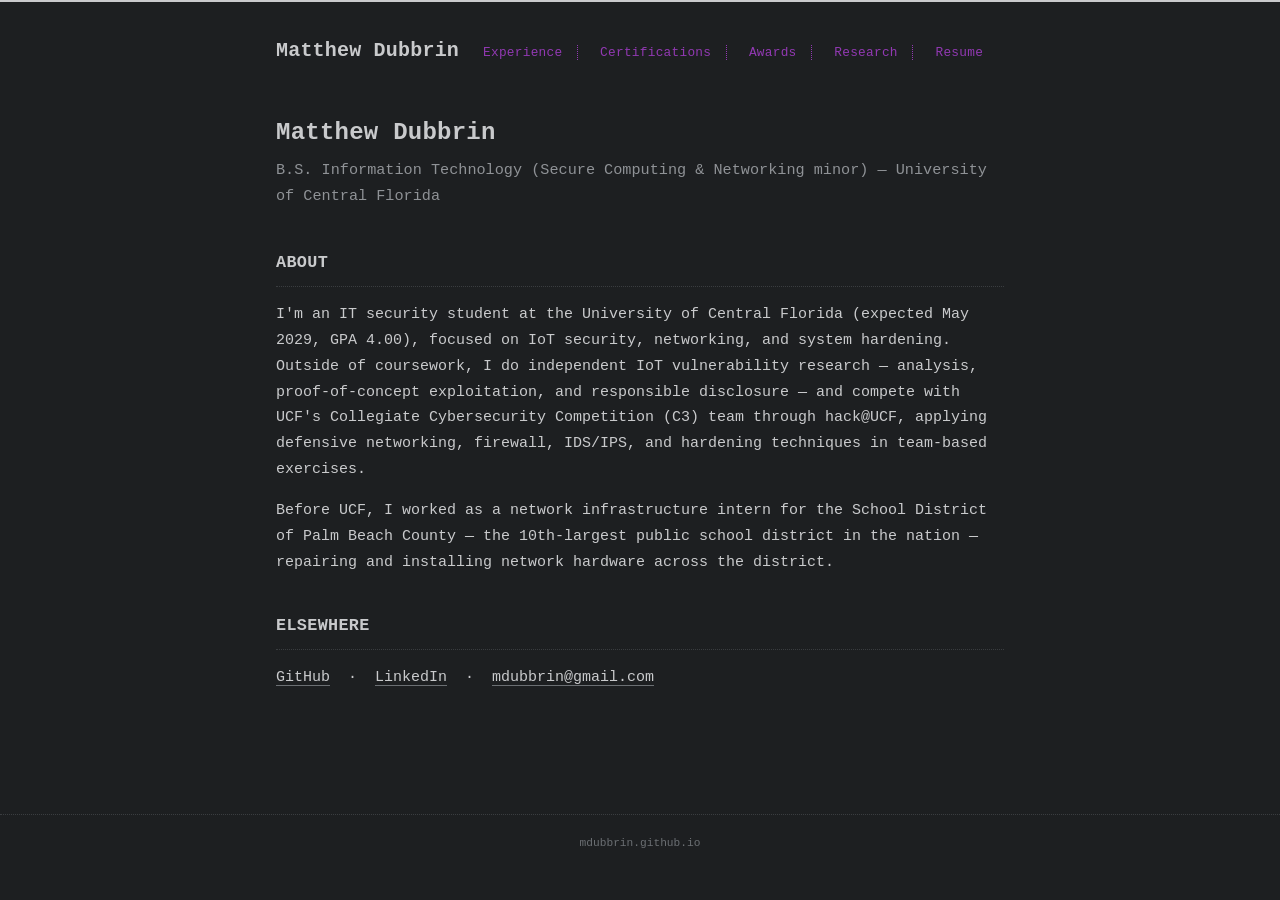
<file: index.html>
<!doctype html>
<html lang="en">
<head>
<meta charset="utf-8">
<meta name="viewport" content="width=device-width, initial-scale=1">
<title>Matthew Dubbrin</title>
<meta name="description" content="IT security student and IoT vulnerability researcher — University of Central Florida.">
<link rel="stylesheet" href="assets/site.css">
</head>
<body>
<header class="sitenav">
  <div class="inner">
    <a class="name" href="./">Matthew Dubbrin</a>
    <nav>
      <a href="experience/">Experience</a>
      <a href="certifications/">Certifications</a>
      <a href="awards/">Awards</a>
      <a href="research/">Research</a>
      <a href="resume/">Resume</a>
    </nav>
  </div>
</header>

<main class="wrap">
  <h1 class="page-title">Matthew Dubbrin</h1>
  <p class="tagline">B.S. Information Technology (Secure Computing &amp; Networking minor) — University of Central Florida</p>

  <h2 class="section">About</h2>
  <p>
    I'm an IT security student at the University of Central Florida
    (expected May 2029, GPA 4.00), focused on IoT security, networking, and
    system hardening. Outside of coursework, I do independent IoT
    vulnerability research — analysis, proof-of-concept exploitation, and
    responsible disclosure — and compete with UCF's Collegiate Cybersecurity
    Competition (C3) team through hack@UCF, applying defensive networking,
    firewall, IDS/IPS, and hardening techniques in team-based exercises.
  </p>
  <p>
    Before UCF, I worked as a network infrastructure intern for the School
    District of Palm Beach County — the 10th-largest public school district
    in the nation — repairing and installing network hardware across the
    district.
  </p>

  <h2 class="section" style="margin-top:36px;">Elsewhere</h2>
  <p>
    <a href="https://github.com/mdubbrin" target="_blank" rel="noopener">GitHub</a>
    &nbsp;·&nbsp;
    <a href="https://linkedin.com/in/matthew-dubbrin/" target="_blank" rel="noopener">LinkedIn</a>
    &nbsp;·&nbsp;
    <a href="mailto:mdubbrin@gmail.com">mdubbrin@gmail.com</a>
  </p>
</main>

<footer class="sitefoot">mdubbrin.github.io</footer>
</body>
</html>
</file>
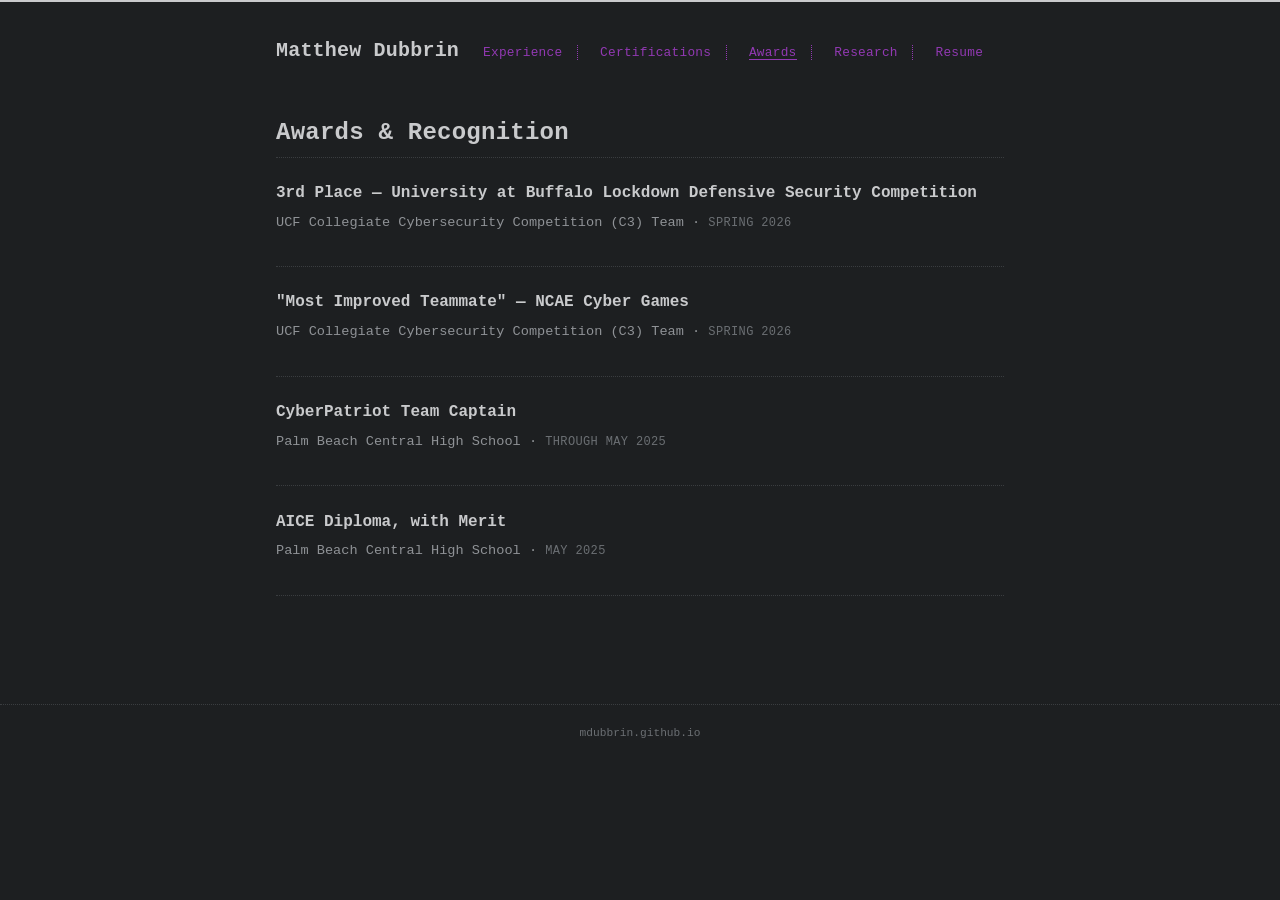
<file: awards/index.html>
<!doctype html>
<html lang="en">
<head>
<meta charset="utf-8">
<meta name="viewport" content="width=device-width, initial-scale=1">
<title>Awards</title>
<meta name="description" content="Awards and recognition — Matthew Dubbrin.">
<link rel="stylesheet" href="../assets/site.css">
</head>
<body>
<header class="sitenav">
  <div class="inner">
    <a class="name" href="../">Matthew Dubbrin</a>
    <nav>
      <a href="../experience/">Experience</a>
      <a href="../certifications/">Certifications</a>
      <a href="./" class="active">Awards</a>
      <a href="../research/">Research</a>
      <a href="../resume/">Resume</a>
    </nav>
  </div>
</header>

<main class="wrap">
  <h1 class="page-title">Awards &amp; Recognition</h1>

  <div class="card">
    <h3>3rd Place — University at Buffalo Lockdown Defensive Security Competition</h3>
    <p class="org">UCF Collegiate Cybersecurity Competition (C3) Team &middot; <span class="meta">Spring 2026</span></p>
  </div>

  <div class="card">
    <h3>"Most Improved Teammate" — NCAE Cyber Games</h3>
    <p class="org">UCF Collegiate Cybersecurity Competition (C3) Team &middot; <span class="meta">Spring 2026</span></p>
  </div>

  <div class="card">
    <h3>CyberPatriot Team Captain</h3>
    <p class="org">Palm Beach Central High School &middot; <span class="meta">Through May 2025</span></p>
  </div>

  <div class="card">
    <h3>AICE Diploma, with Merit</h3>
    <p class="org">Palm Beach Central High School &middot; <span class="meta">May 2025</span></p>
  </div>
</main>

<footer class="sitefoot">mdubbrin.github.io</footer>
</body>
</html>
</file>
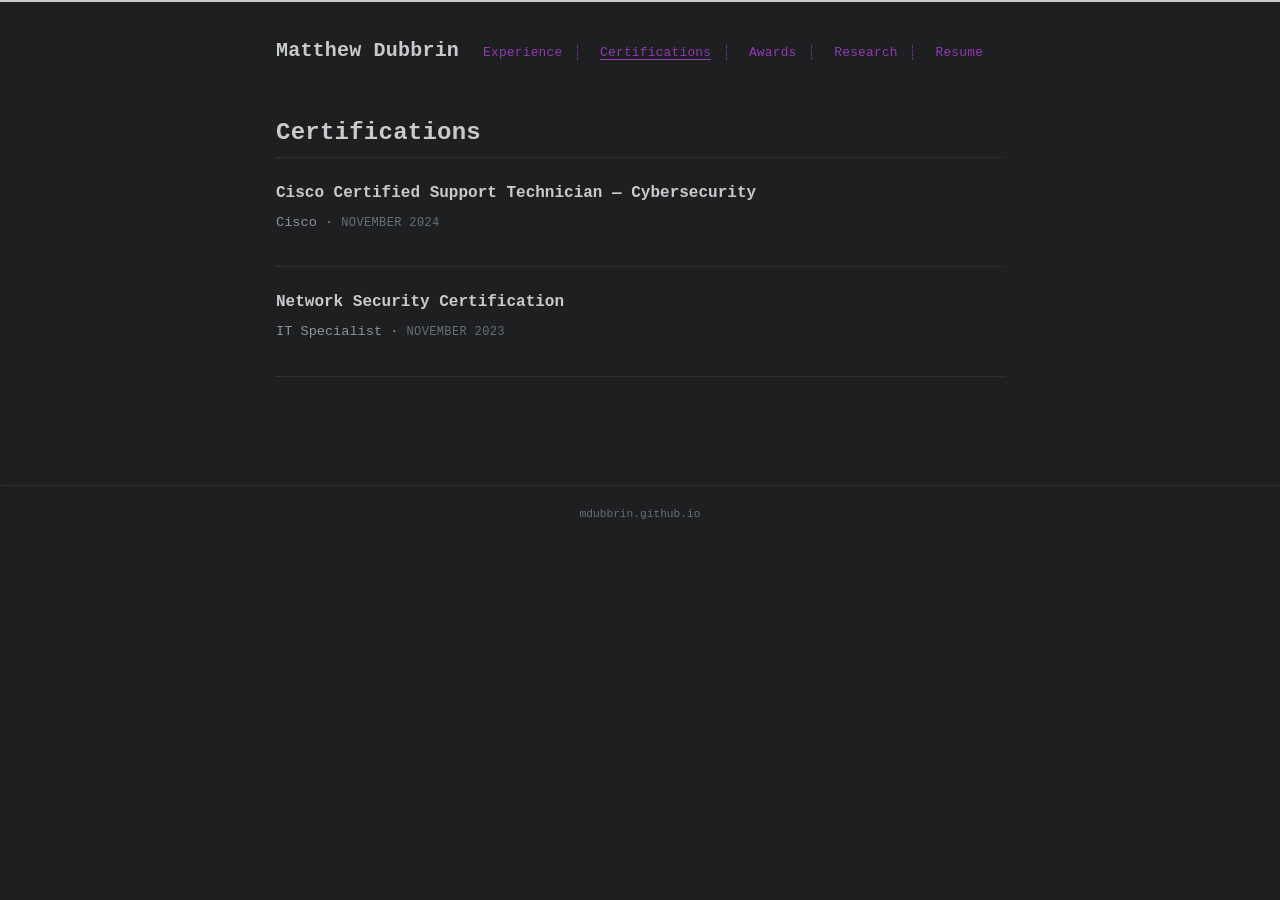
<file: certifications/index.html>
<!doctype html>
<html lang="en">
<head>
<meta charset="utf-8">
<meta name="viewport" content="width=device-width, initial-scale=1">
<title>Certifications</title>
<meta name="description" content="Certifications held by Matthew Dubbrin.">
<link rel="stylesheet" href="../assets/site.css">
</head>
<body>
<header class="sitenav">
  <div class="inner">
    <a class="name" href="../">Matthew Dubbrin</a>
    <nav>
      <a href="../experience/">Experience</a>
      <a href="./" class="active">Certifications</a>
      <a href="../awards/">Awards</a>
      <a href="../research/">Research</a>
      <a href="../resume/">Resume</a>
    </nav>
  </div>
</header>

<main class="wrap">
  <h1 class="page-title">Certifications</h1>

  <div class="card">
    <h3>Cisco Certified Support Technician — Cybersecurity</h3>
    <p class="org">Cisco &middot; <span class="meta">November 2024</span></p>
  </div>

  <div class="card">
    <h3>Network Security Certification</h3>
    <p class="org">IT Specialist &middot; <span class="meta">November 2023</span></p>
  </div>
</main>

<footer class="sitefoot">mdubbrin.github.io</footer>
</body>
</html>
</file>
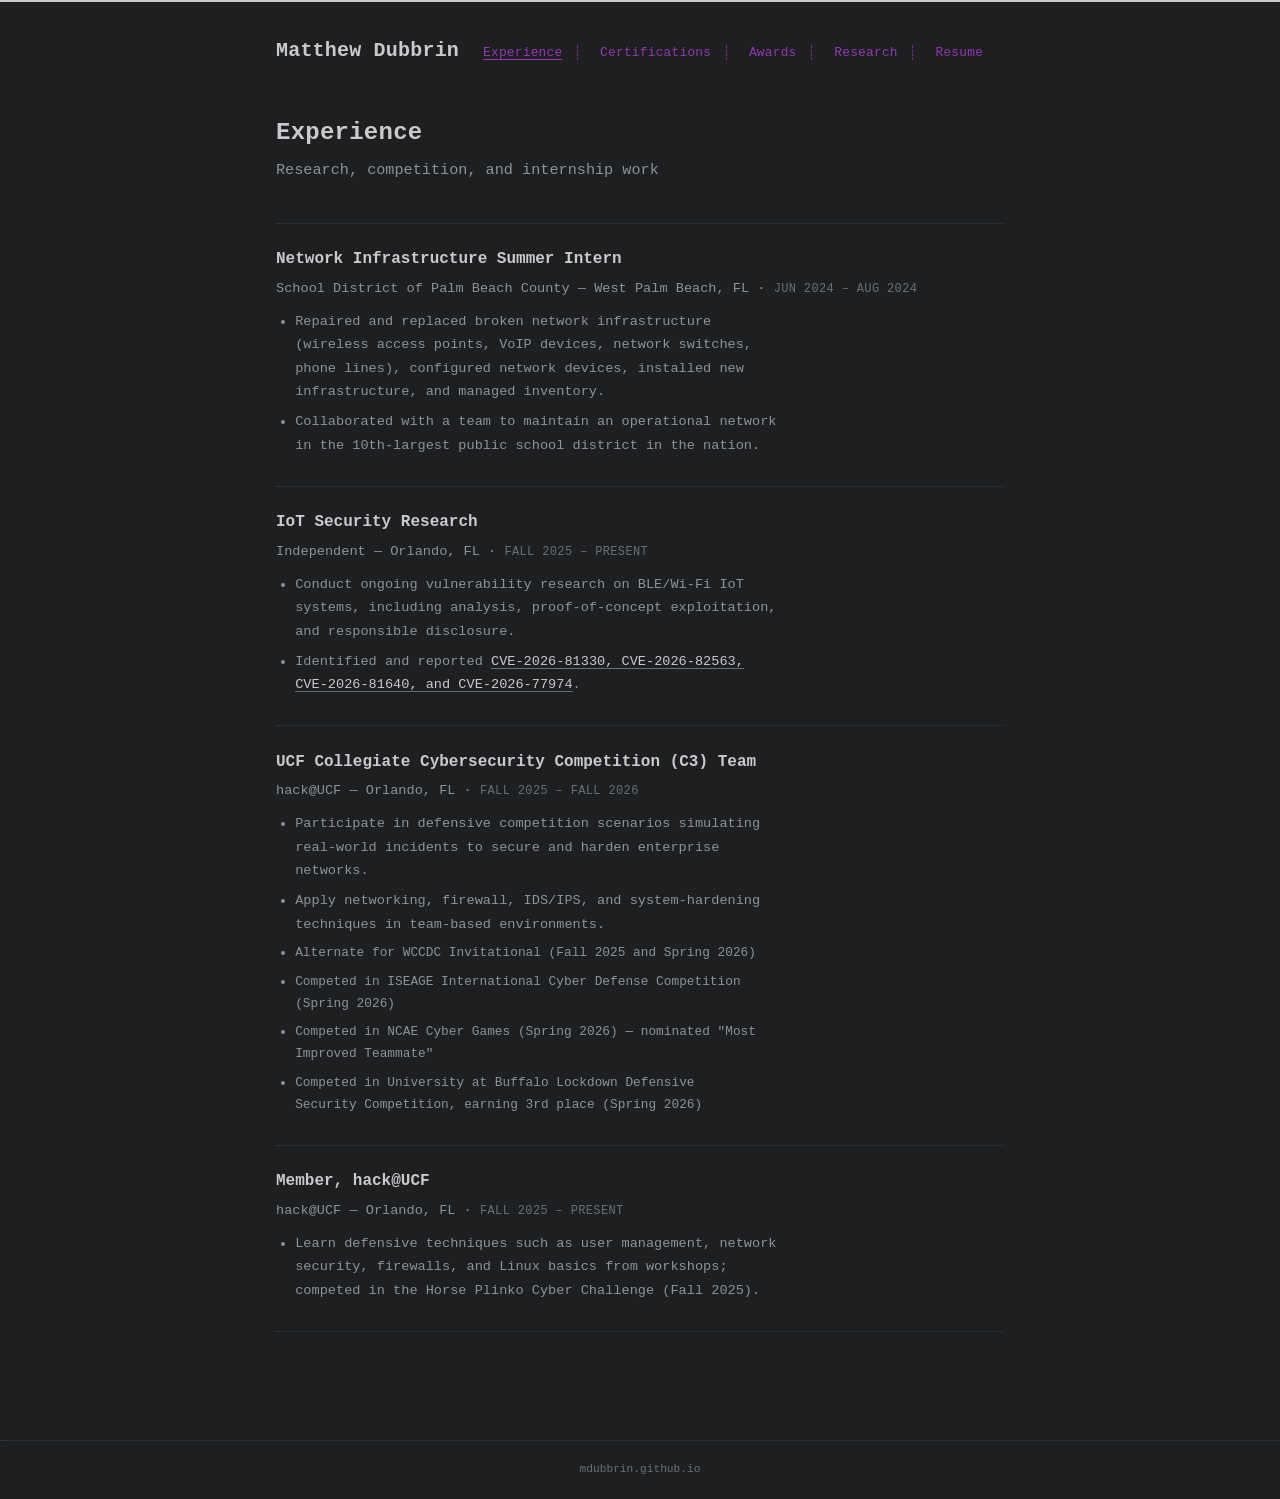
<file: experience/index.html>
<!doctype html>
<html lang="en">
<head>
<meta charset="utf-8">
<meta name="viewport" content="width=device-width, initial-scale=1">
<title>Experience</title>
<meta name="description" content="IT security and networking experience — Matthew Dubbrin.">
<link rel="stylesheet" href="../assets/site.css">
</head>
<body>
<header class="sitenav">
  <div class="inner">
    <a class="name" href="../">Matthew Dubbrin</a>
    <nav>
      <a href="./" class="active">Experience</a>
      <a href="../certifications/">Certifications</a>
      <a href="../awards/">Awards</a>
      <a href="../research/">Research</a>
      <a href="../resume/">Resume</a>
    </nav>
  </div>
</header>

<main class="wrap">
  <h1 class="page-title">Experience</h1>
  <p class="tagline">Research, competition, and internship work</p>

  <div class="card">
    <h3>Network Infrastructure Summer Intern</h3>
    <p class="org">School District of Palm Beach County — West Palm Beach, FL &middot; <span class="meta">Jun 2024 – Aug 2024</span></p>
    <ul>
      <li>Repaired and replaced broken network infrastructure (wireless access points, VoIP devices, network switches, phone lines), configured network devices, installed new infrastructure, and managed inventory.</li>
      <li>Collaborated with a team to maintain an operational network in the 10th-largest public school district in the nation.</li>
    </ul>
  </div>

  <div class="card">
    <h3>IoT Security Research</h3>
    <p class="org">Independent — Orlando, FL &middot; <span class="meta">Fall 2025 – Present</span></p>
    <ul>
      <li>Conduct ongoing vulnerability research on BLE/Wi-Fi IoT systems, including analysis, proof-of-concept exploitation, and responsible disclosure.</li>
      <li>Identified and reported <a href="../research/softish-c6-earvision/">CVE-2026-81330, CVE-2026-82563, CVE-2026-81640, and CVE-2026-77974</a>.</li>
    </ul>
  </div>

  <div class="card">
    <h3>UCF Collegiate Cybersecurity Competition (C3) Team</h3>
    <p class="org">hack@UCF — Orlando, FL &middot; <span class="meta">Fall 2025 – Fall 2026</span></p>
    <ul>
      <li>Participate in defensive competition scenarios simulating real-world incidents to secure and harden enterprise networks.</li>
      <li>Apply networking, firewall, IDS/IPS, and system-hardening techniques in team-based environments.</li>
    </ul>
    <ul class="sub">
      <li>Alternate for WCCDC Invitational (Fall 2025 and Spring 2026)</li>
      <li>Competed in ISEAGE International Cyber Defense Competition (Spring 2026)</li>
      <li>Competed in NCAE Cyber Games (Spring 2026) — nominated "Most Improved Teammate"</li>
      <li>Competed in University at Buffalo Lockdown Defensive Security Competition, earning 3rd place (Spring 2026)</li>
    </ul>
  </div>

  <div class="card">
    <h3>Member, hack@UCF</h3>
    <p class="org">hack@UCF — Orlando, FL &middot; <span class="meta">Fall 2025 – Present</span></p>
    <ul>
      <li>Learn defensive techniques such as user management, network security, firewalls, and Linux basics from workshops; competed in the Horse Plinko Cyber Challenge (Fall 2025).</li>
    </ul>
  </div>
</main>

<footer class="sitefoot">mdubbrin.github.io</footer>
</body>
</html>
</file>
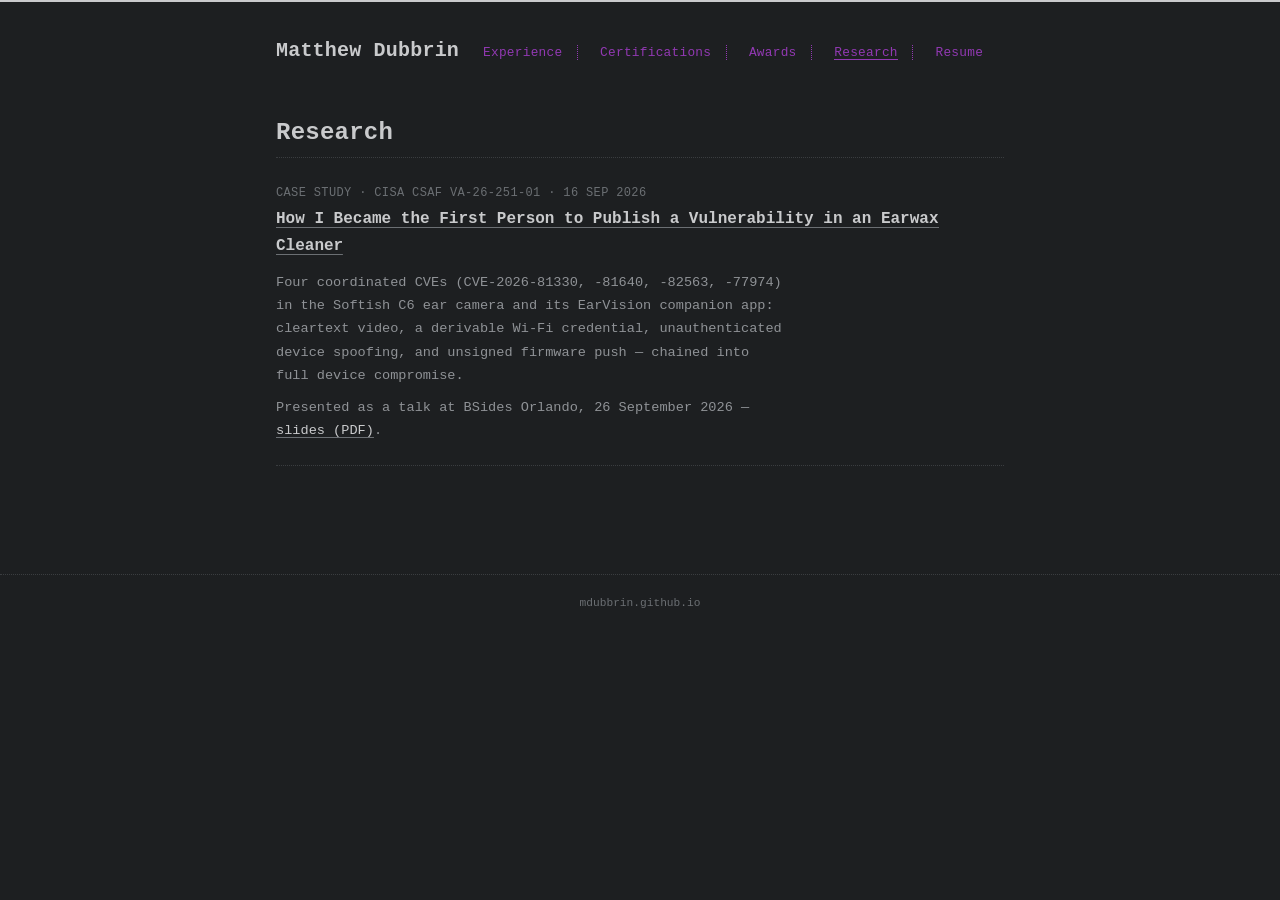
<file: research/index.html>
<!doctype html>
<html lang="en">
<head>
<meta charset="utf-8">
<meta name="viewport" content="width=device-width, initial-scale=1">
<title>Research</title>
<meta name="description" content="Security research and CVE disclosure write-ups by Matthew Dubbrin.">
<link rel="stylesheet" href="../assets/site.css">
<style>
  main.wrap ul{ list-style:none; margin:0; padding:0; }
  main.wrap li{ border-top:1px dotted var(--rule); padding:1.4rem 0; }
  main.wrap li:last-child{ border-bottom:1px dotted var(--rule); }
  main.wrap li a.title{ font-weight:700; font-size:1rem; color:var(--fg); }
  main.wrap li p{ color:var(--fg-dim); font-size:.85rem; margin:.6rem 0 0; max-width:62ch; }
</style>
</head>
<body>
<header class="sitenav">
  <div class="inner">
    <a class="name" href="../">Matthew Dubbrin</a>
    <nav>
      <a href="../experience/">Experience</a>
      <a href="../certifications/">Certifications</a>
      <a href="../awards/">Awards</a>
      <a href="./" class="active">Research</a>
      <a href="../resume/">Resume</a>
    </nav>
  </div>
</header>
<main class="wrap">
  <h1 class="page-title">Research</h1>
  <ul>
    <li>
      <span class="meta">Case Study &middot; CISA CSAF VA-26-251-01 &middot; 16 Sep 2026</span><br>
      <a class="title" href="softish-c6-earvision/">How I Became the First Person to Publish a Vulnerability in an Earwax Cleaner</a>
      <p>
        Four coordinated CVEs (CVE-2026-81330, -81640, -82563, -77974) in the
        Softish C6 ear camera and its EarVision companion app: cleartext
        video, a derivable Wi-Fi credential, unauthenticated device spoofing,
        and unsigned firmware push — chained into full device compromise.
      </p>
      <p style="margin-top:.5rem;">Presented as a talk at BSides Orlando, 26 September 2026 — <a href="softish-c6-earvision/slides.pdf">slides (PDF)</a>.</p>
    </li>
  </ul>
</main>
<footer class="sitefoot">mdubbrin.github.io</footer>
</body>
</html>
</file>
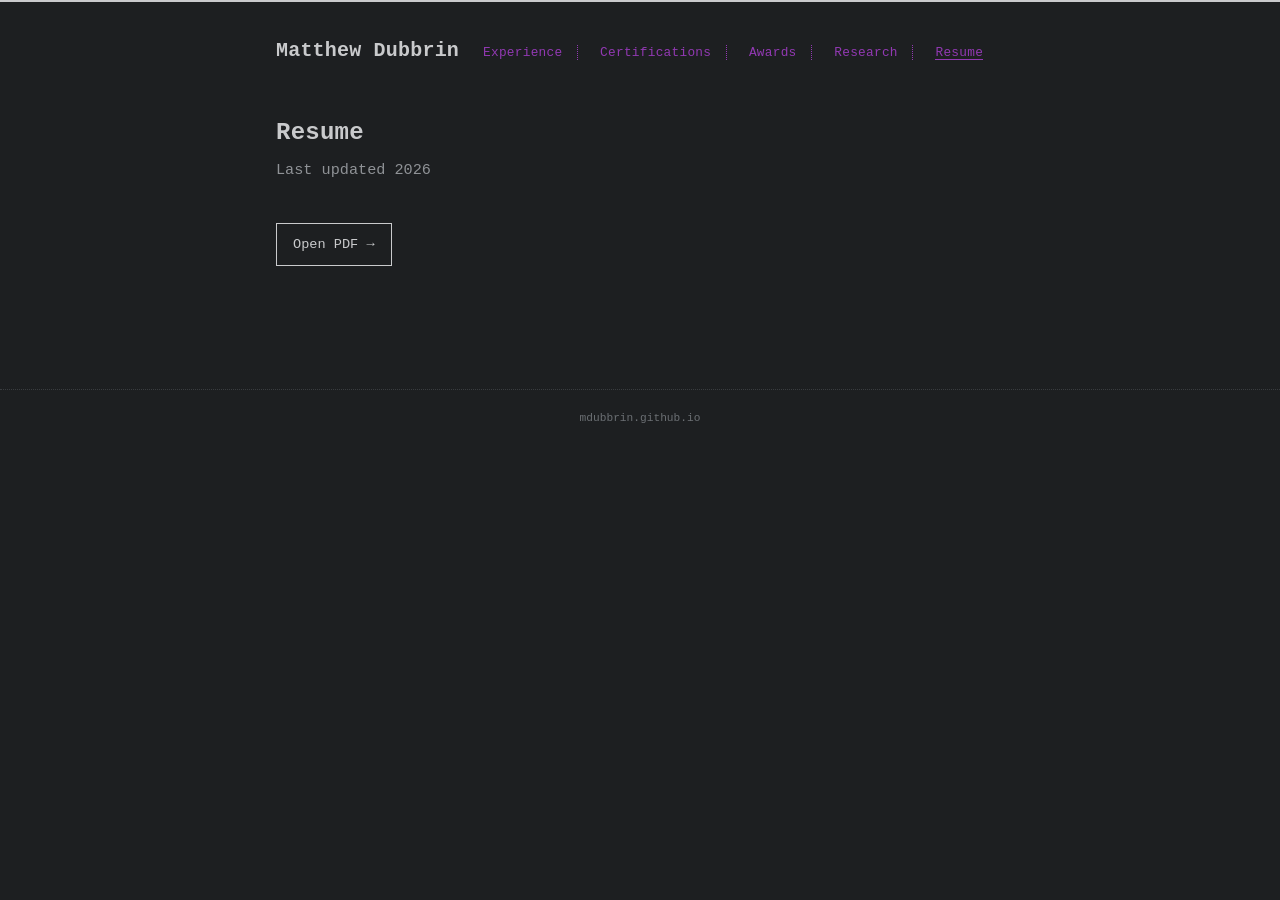
<file: resume/index.html>
<!doctype html>
<html lang="en">
<head>
<meta charset="utf-8">
<meta name="viewport" content="width=device-width, initial-scale=1">
<title>Resume</title>
<meta name="description" content="Resume — Matthew Dubbrin.">
<link rel="stylesheet" href="../assets/site.css">
</head>
<body>
<header class="sitenav">
  <div class="inner">
    <a class="name" href="../">Matthew Dubbrin</a>
    <nav>
      <a href="../experience/">Experience</a>
      <a href="../certifications/">Certifications</a>
      <a href="../awards/">Awards</a>
      <a href="../research/">Research</a>
      <a href="./" class="active">Resume</a>
    </nav>
  </div>
</header>

<main class="wrap">
  <h1 class="page-title">Resume</h1>
  <p class="tagline">Last updated 2026</p>
  <p><a class="btn" href="resume.pdf" target="_blank" rel="noopener">Open PDF &rarr;</a></p>
</main>

<footer class="sitefoot">mdubbrin.github.io</footer>
</body>
</html>
</file>
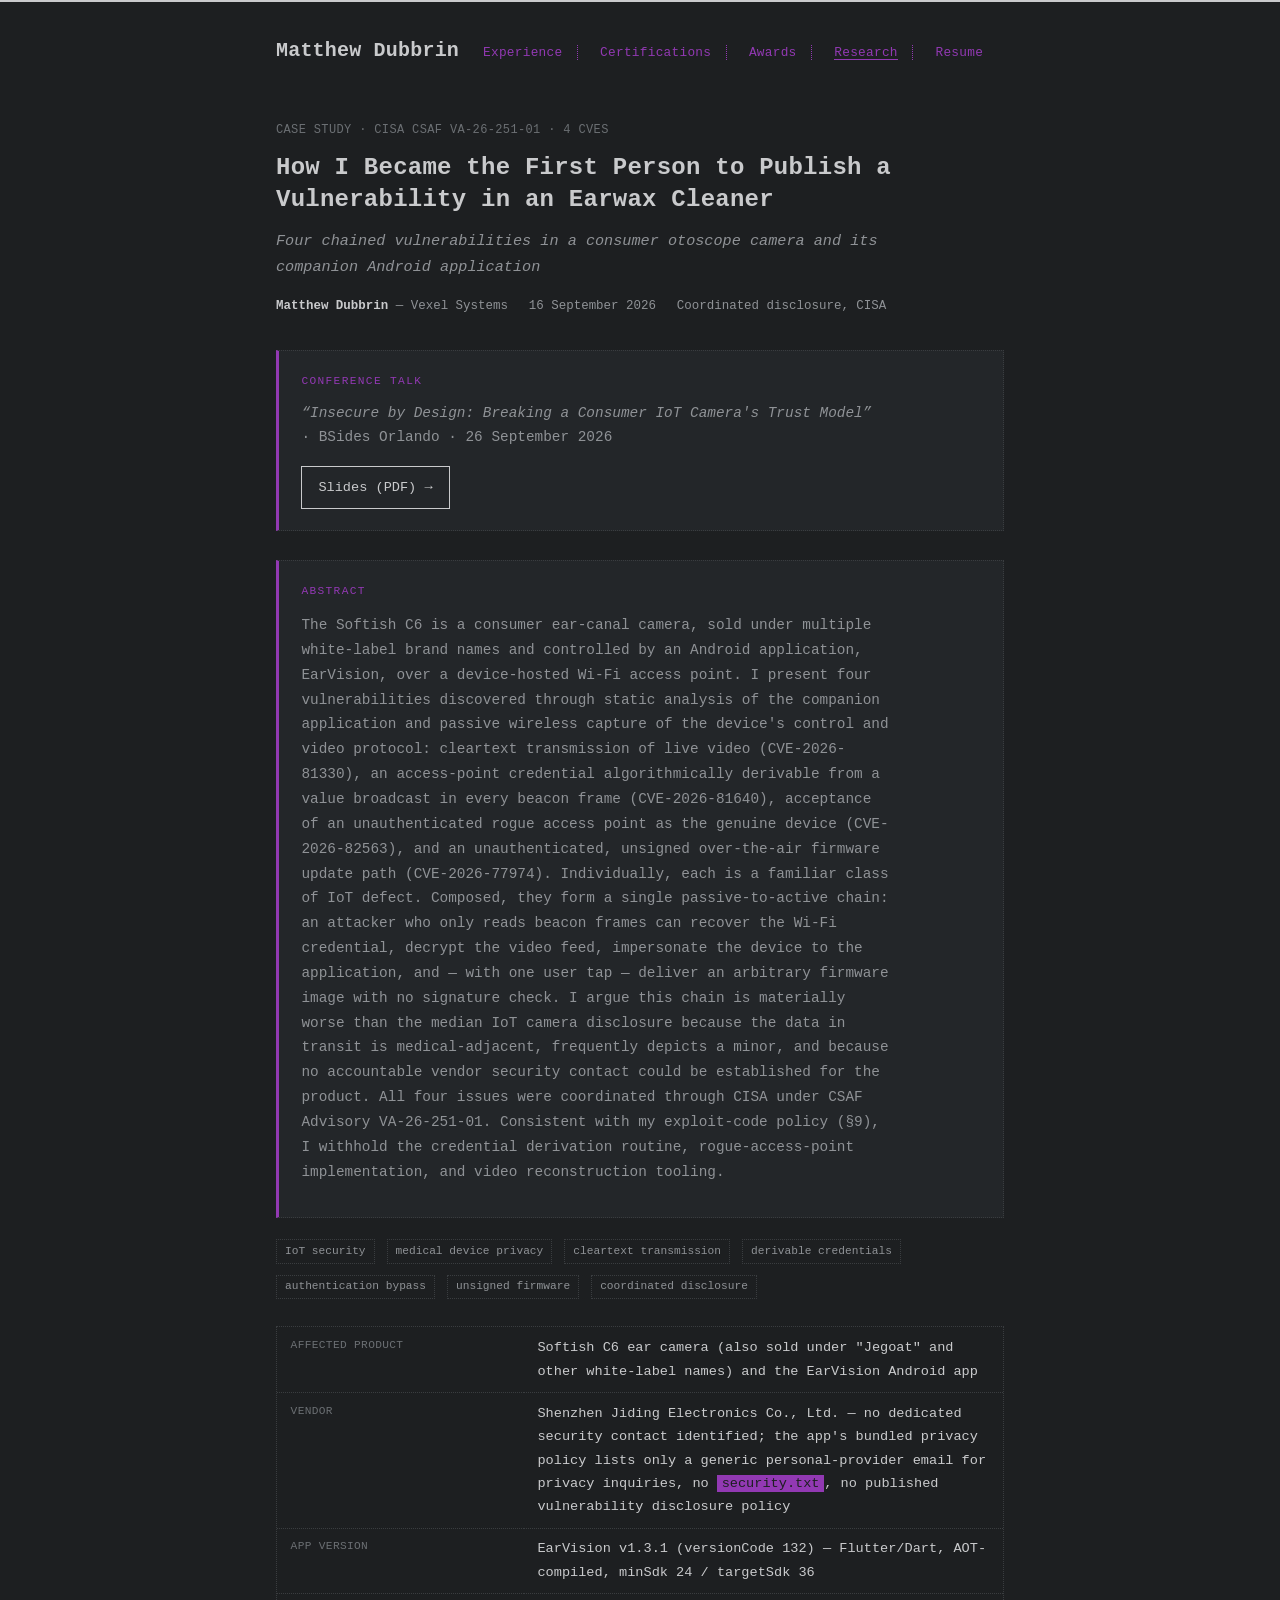
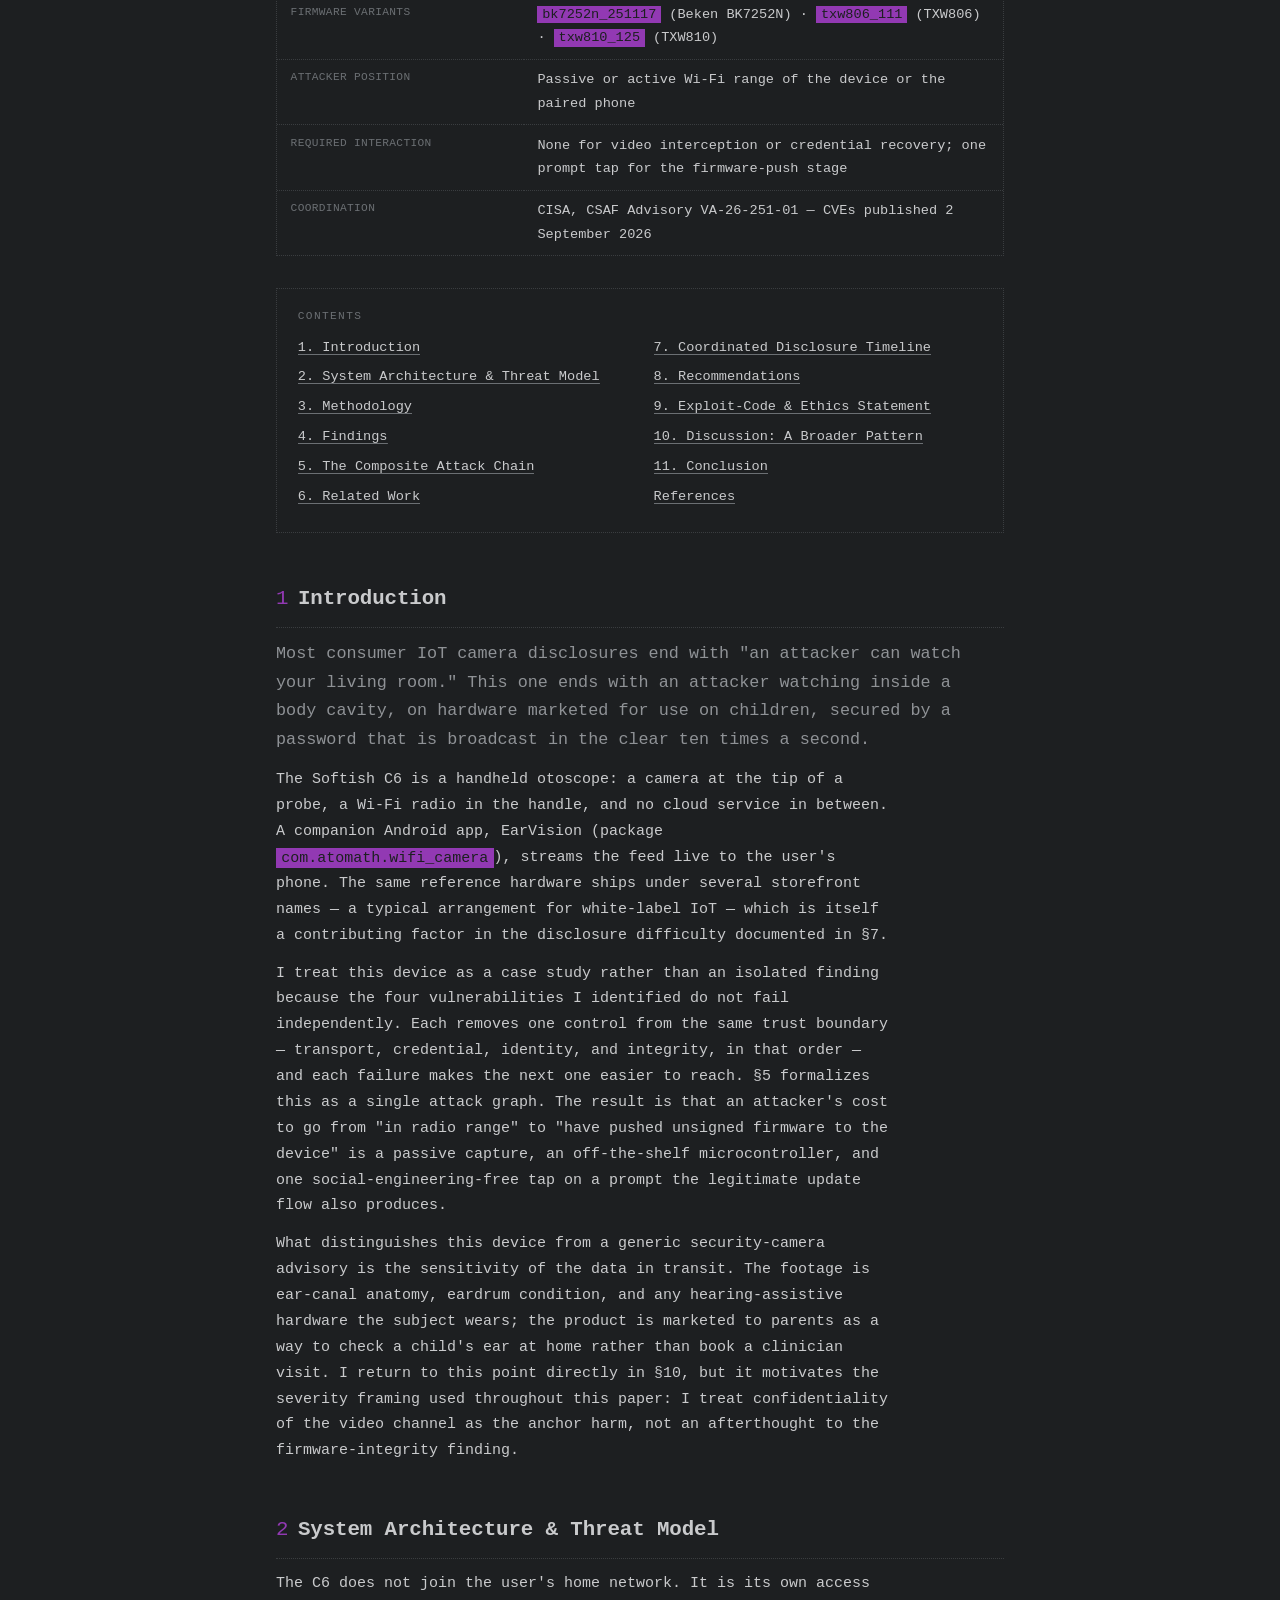
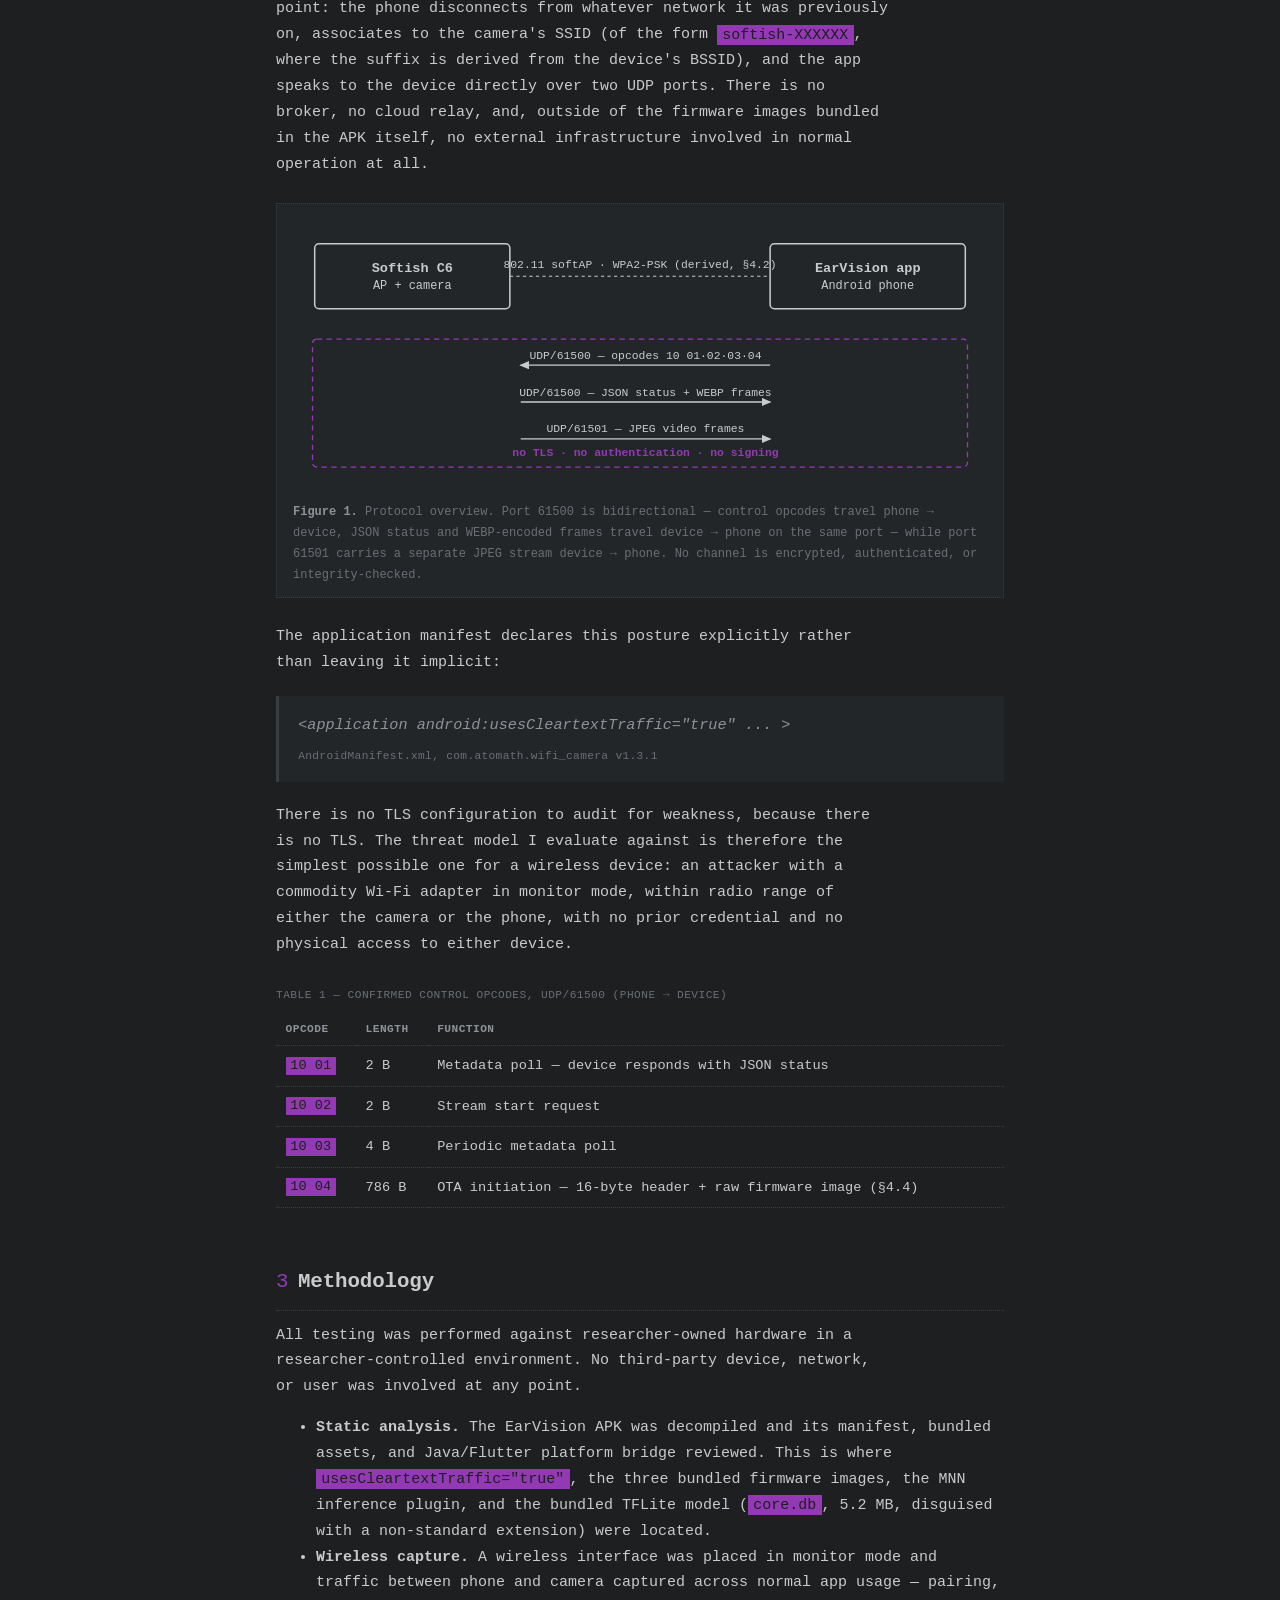
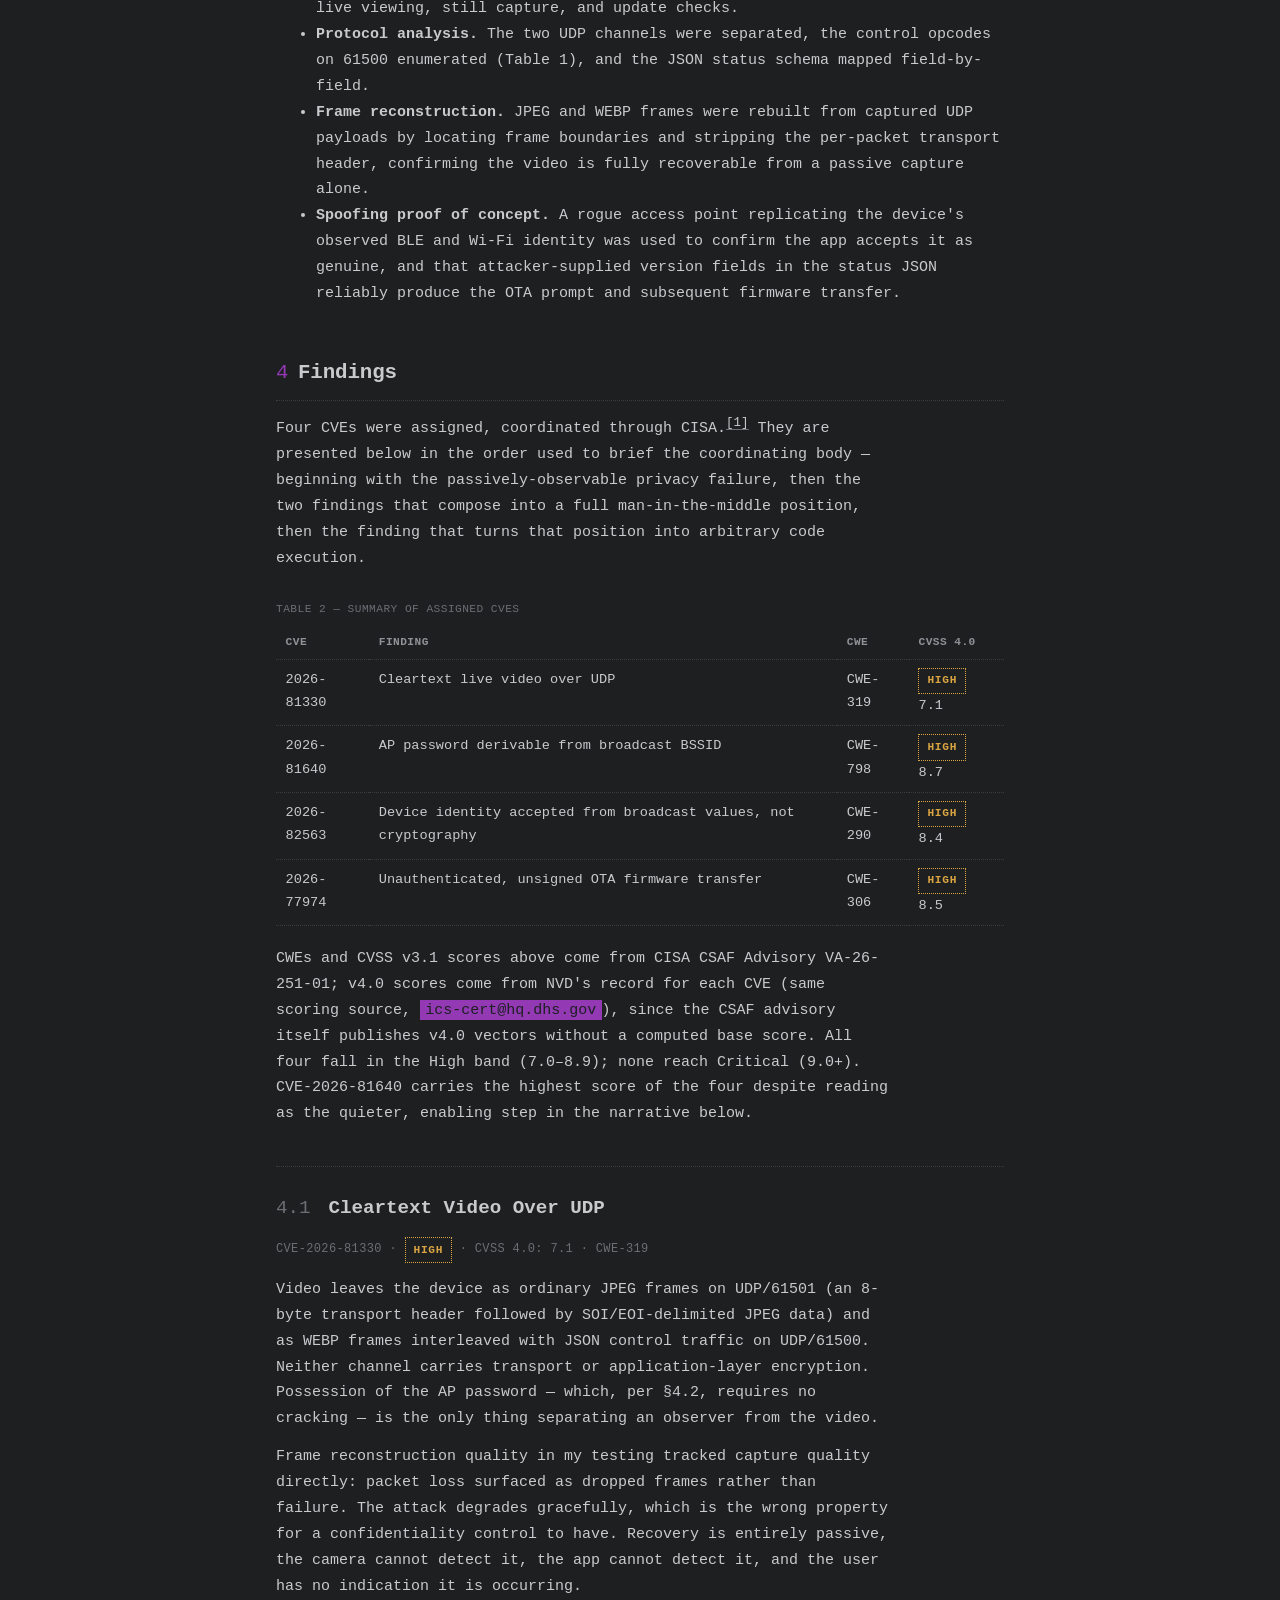
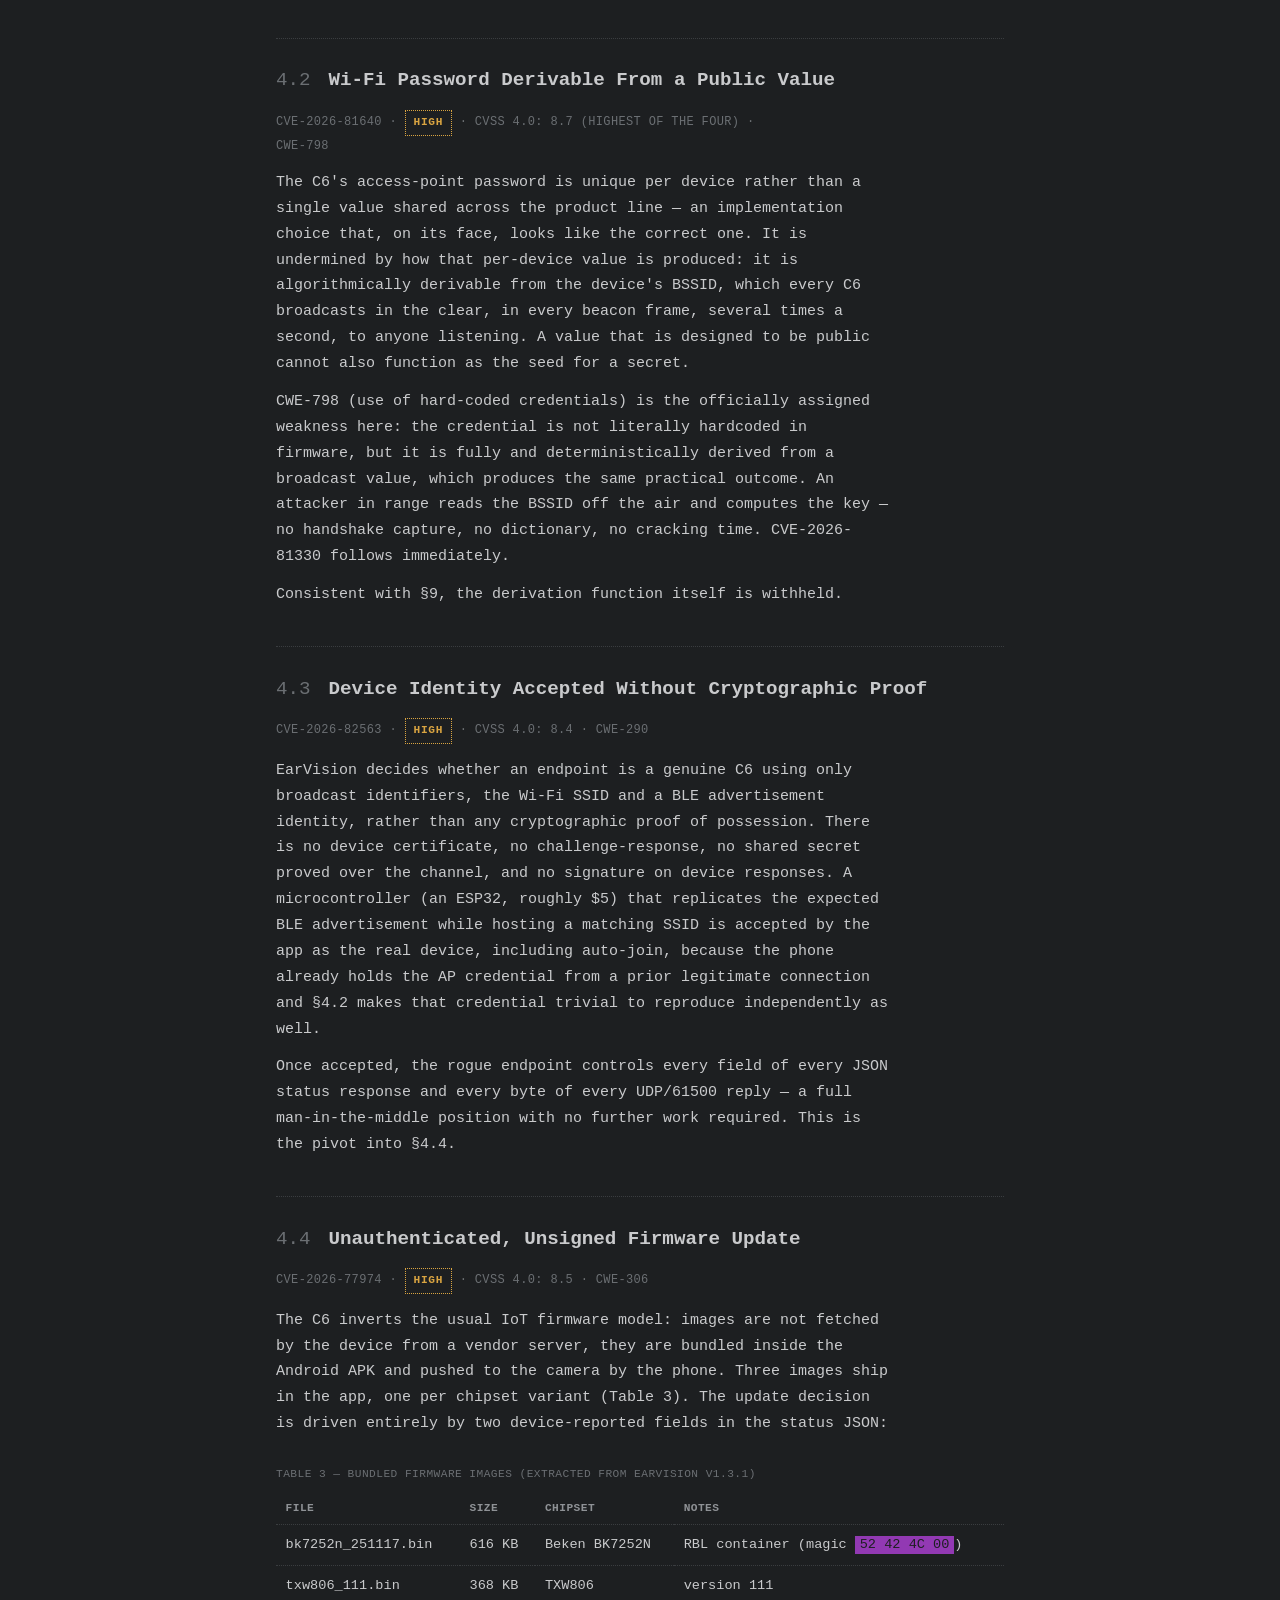
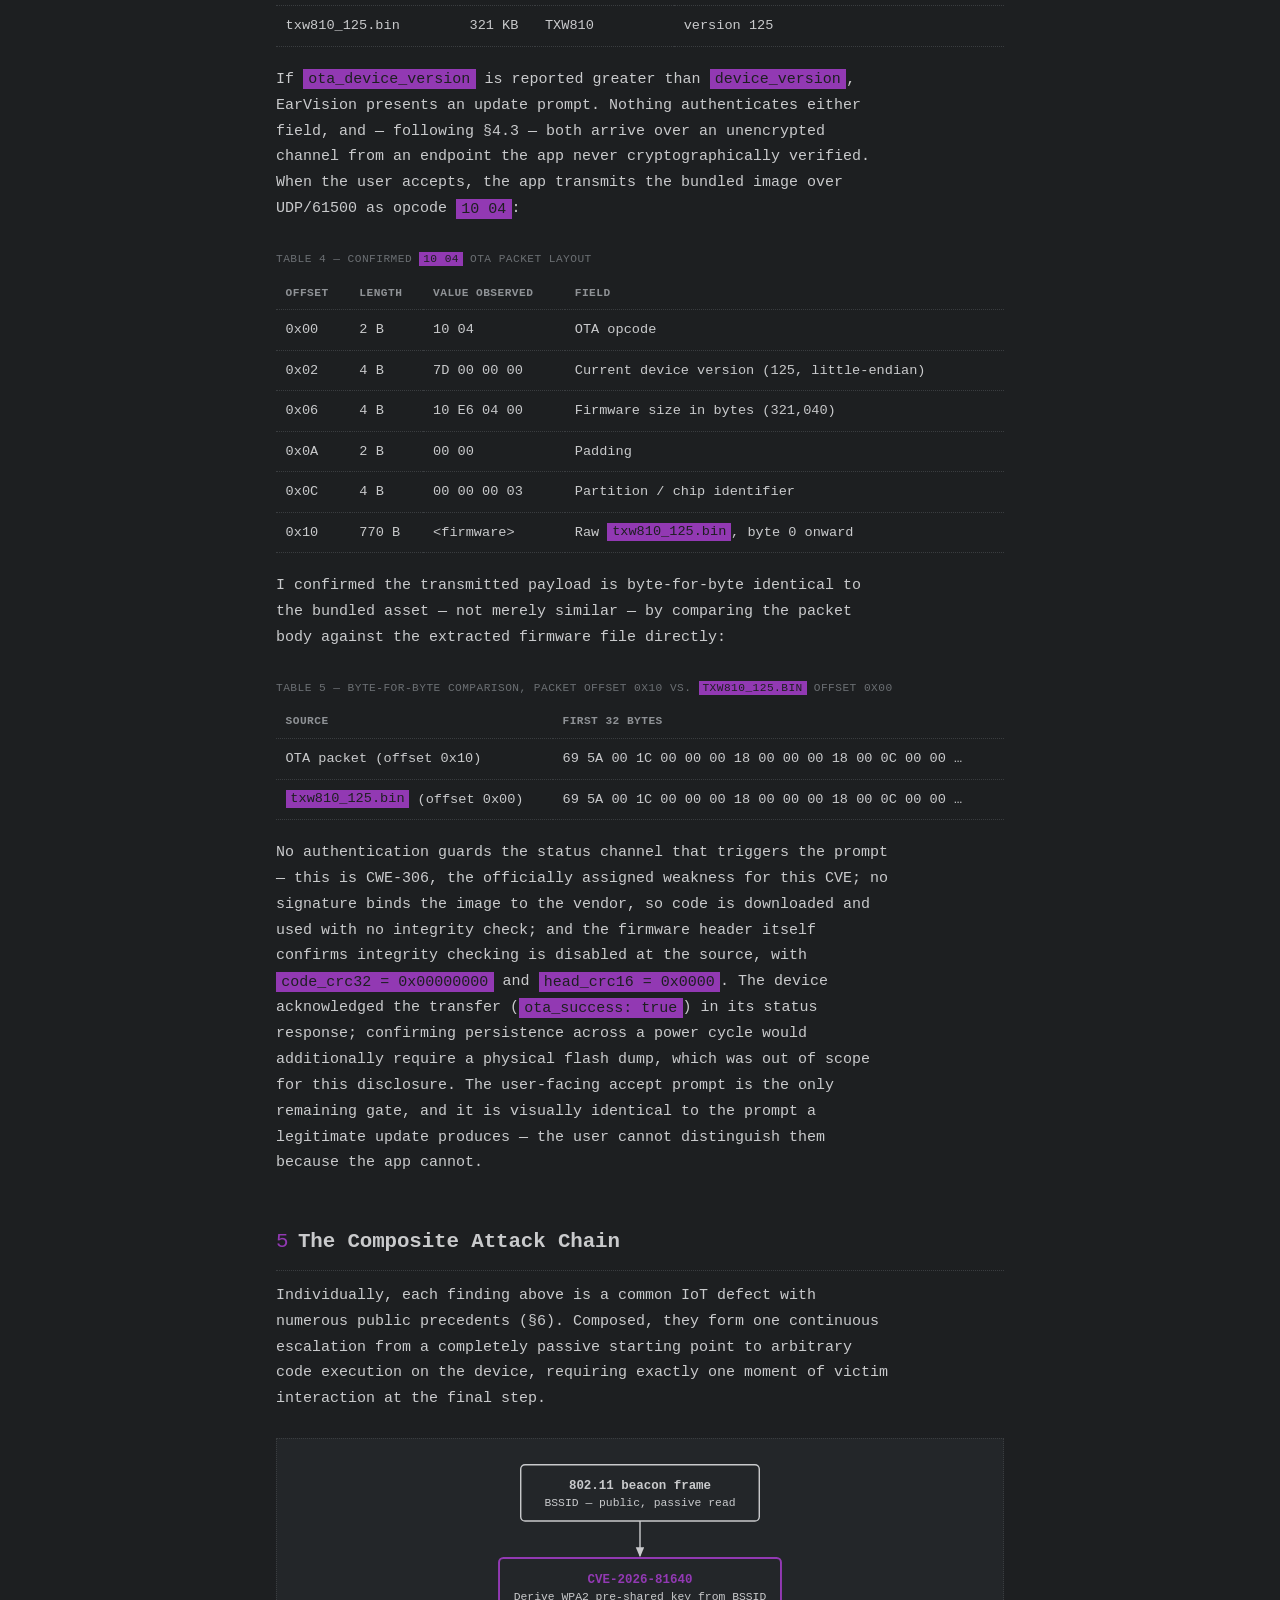
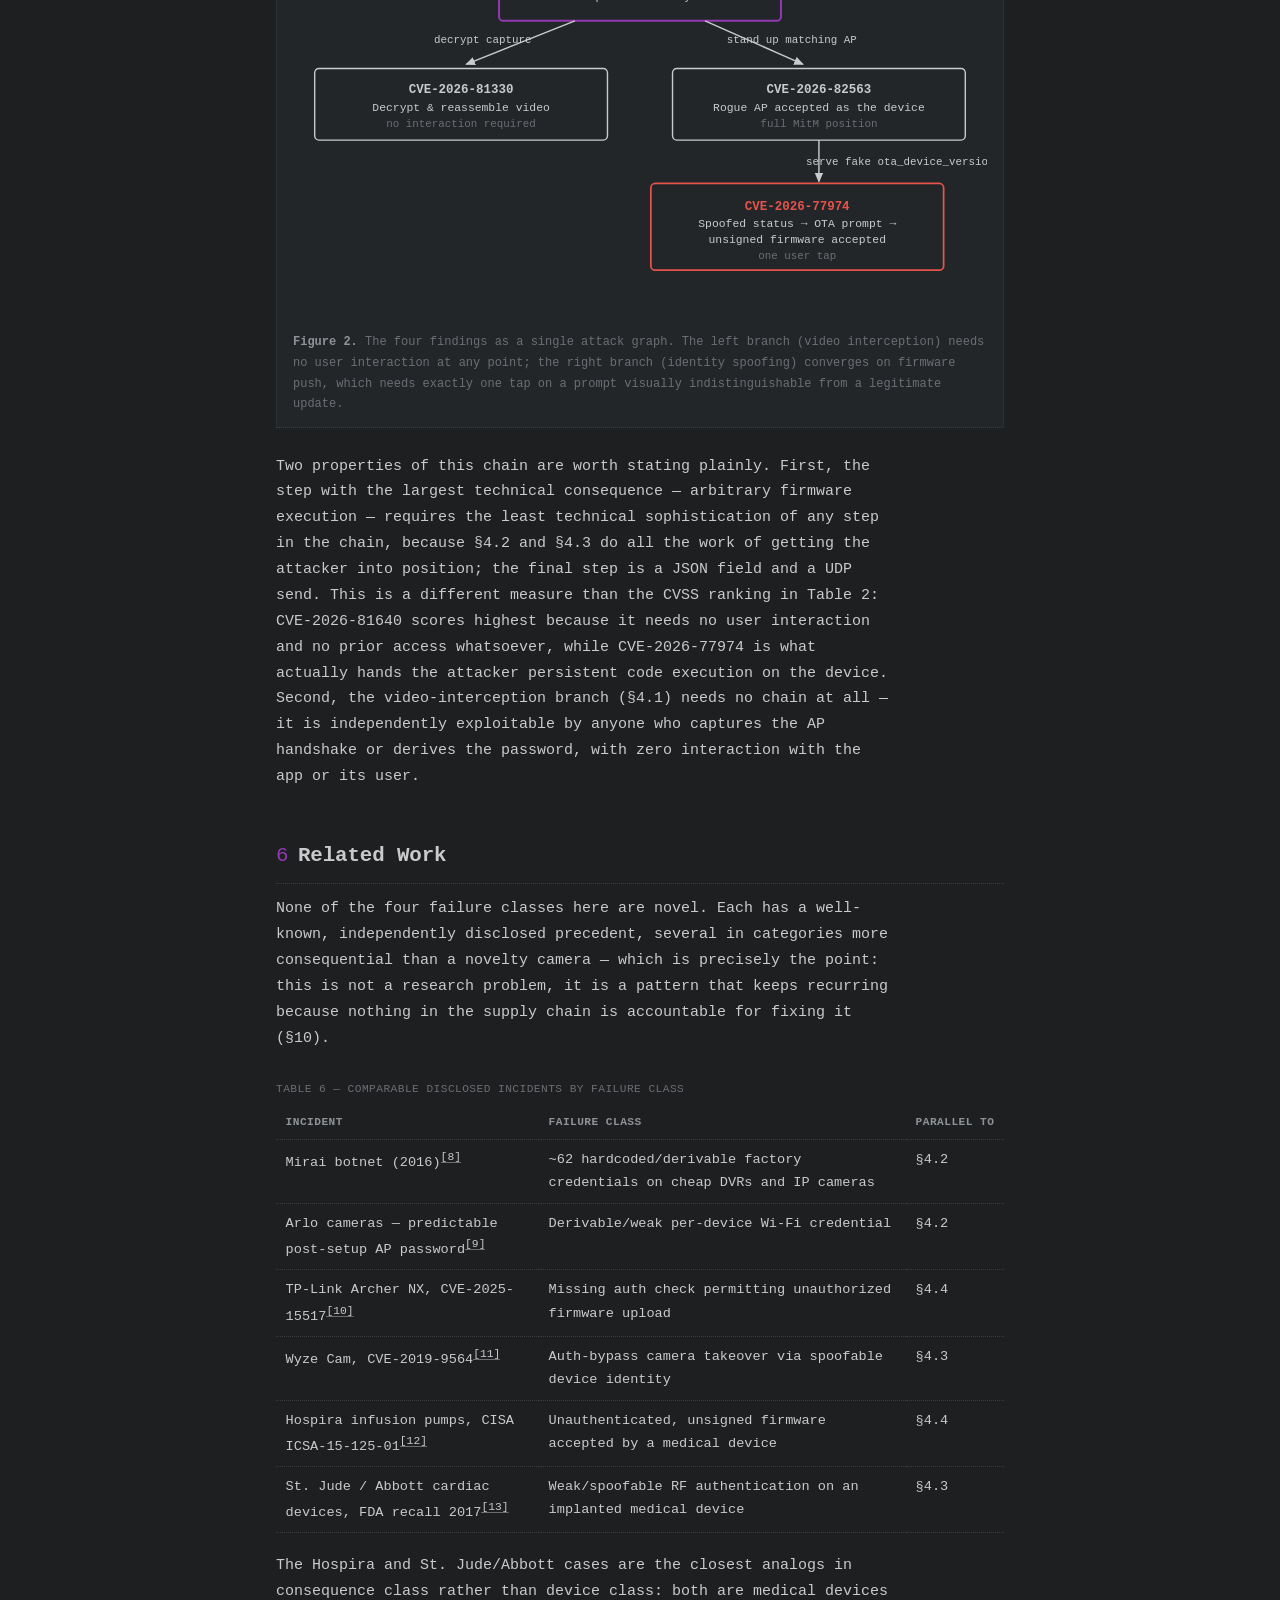
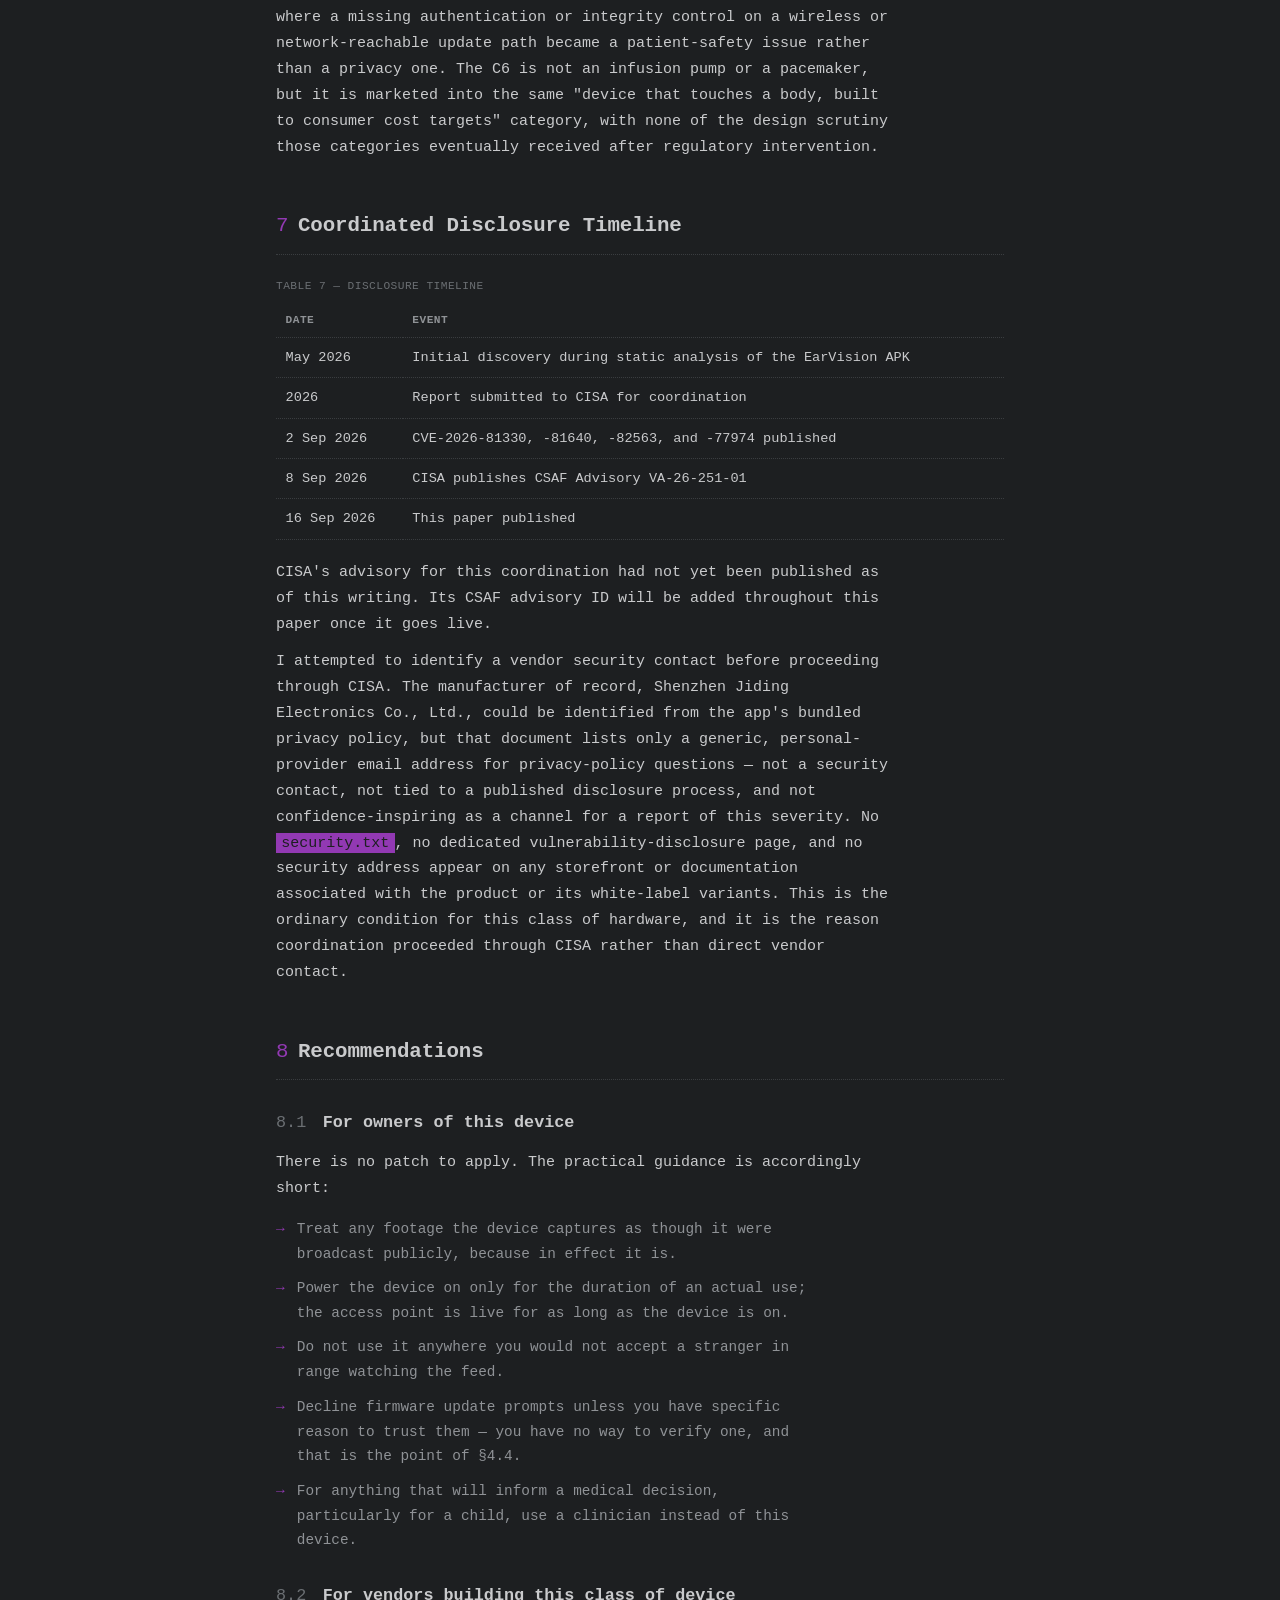
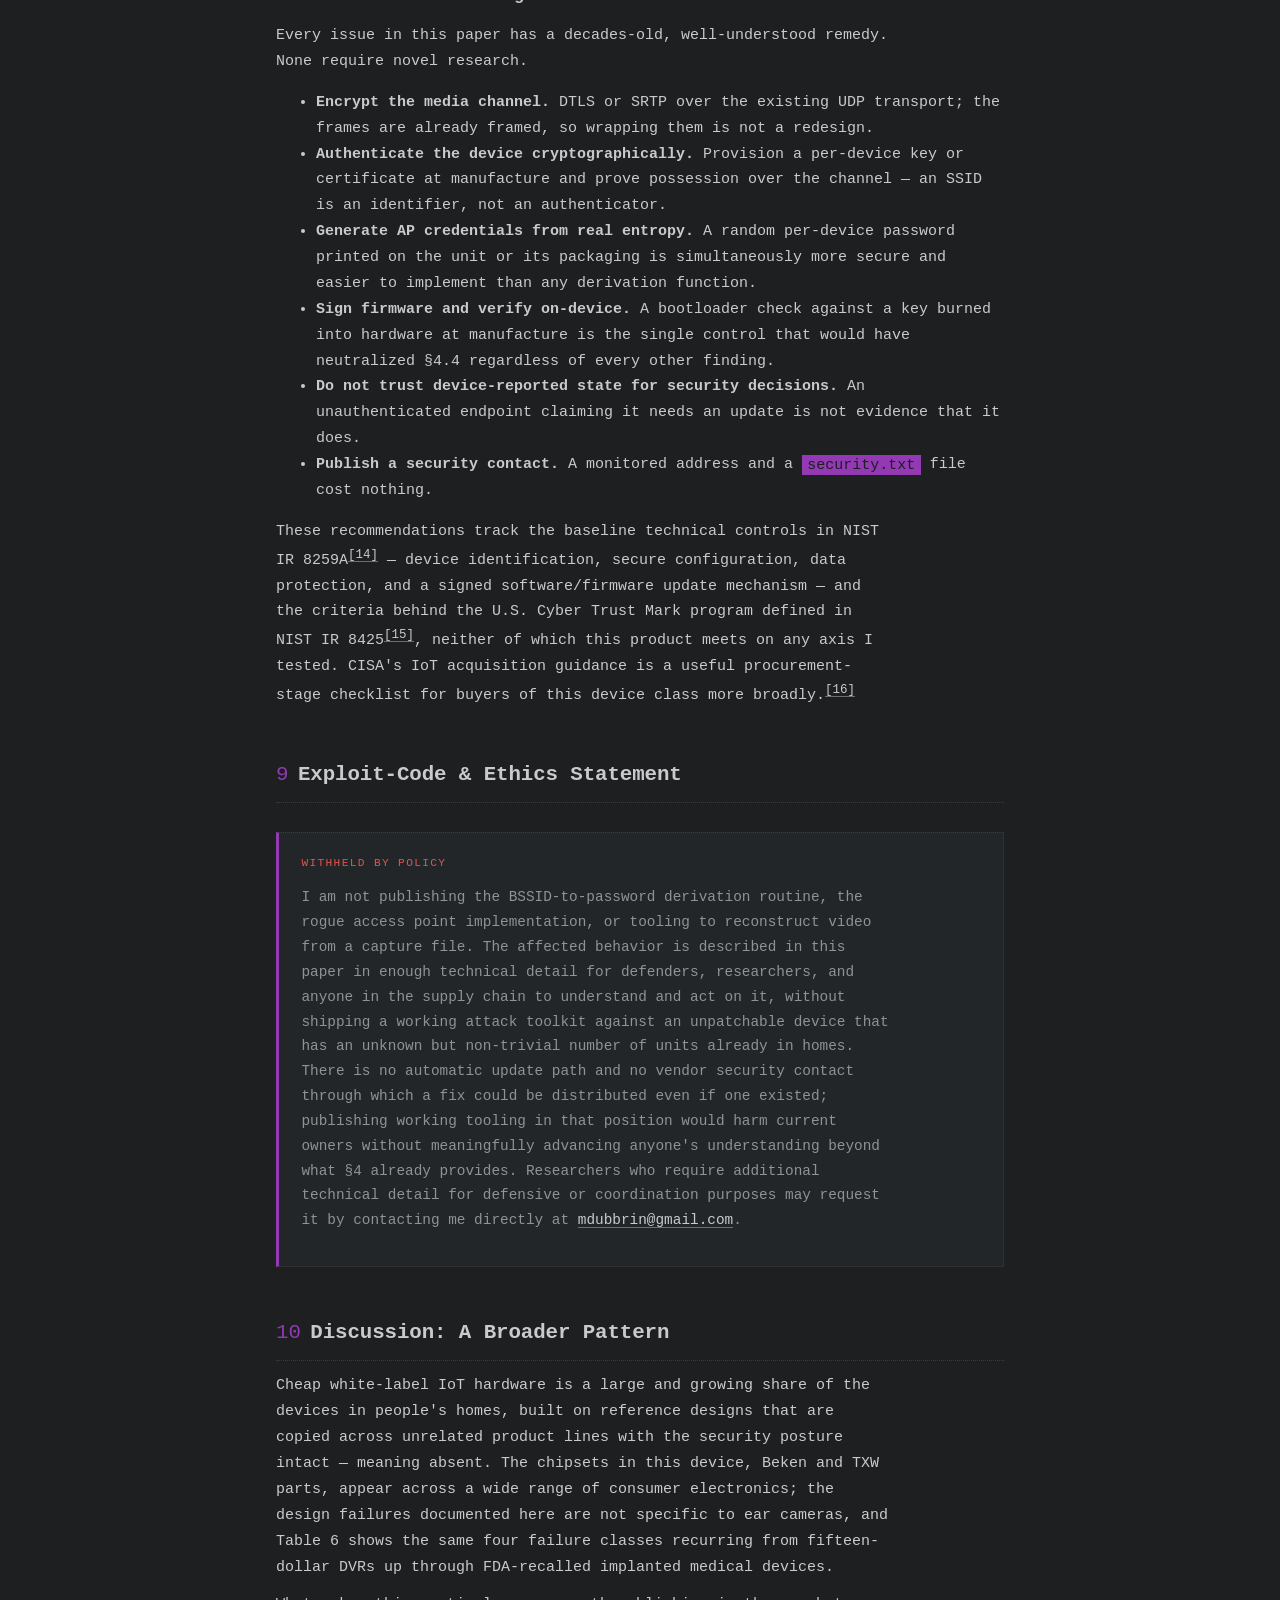
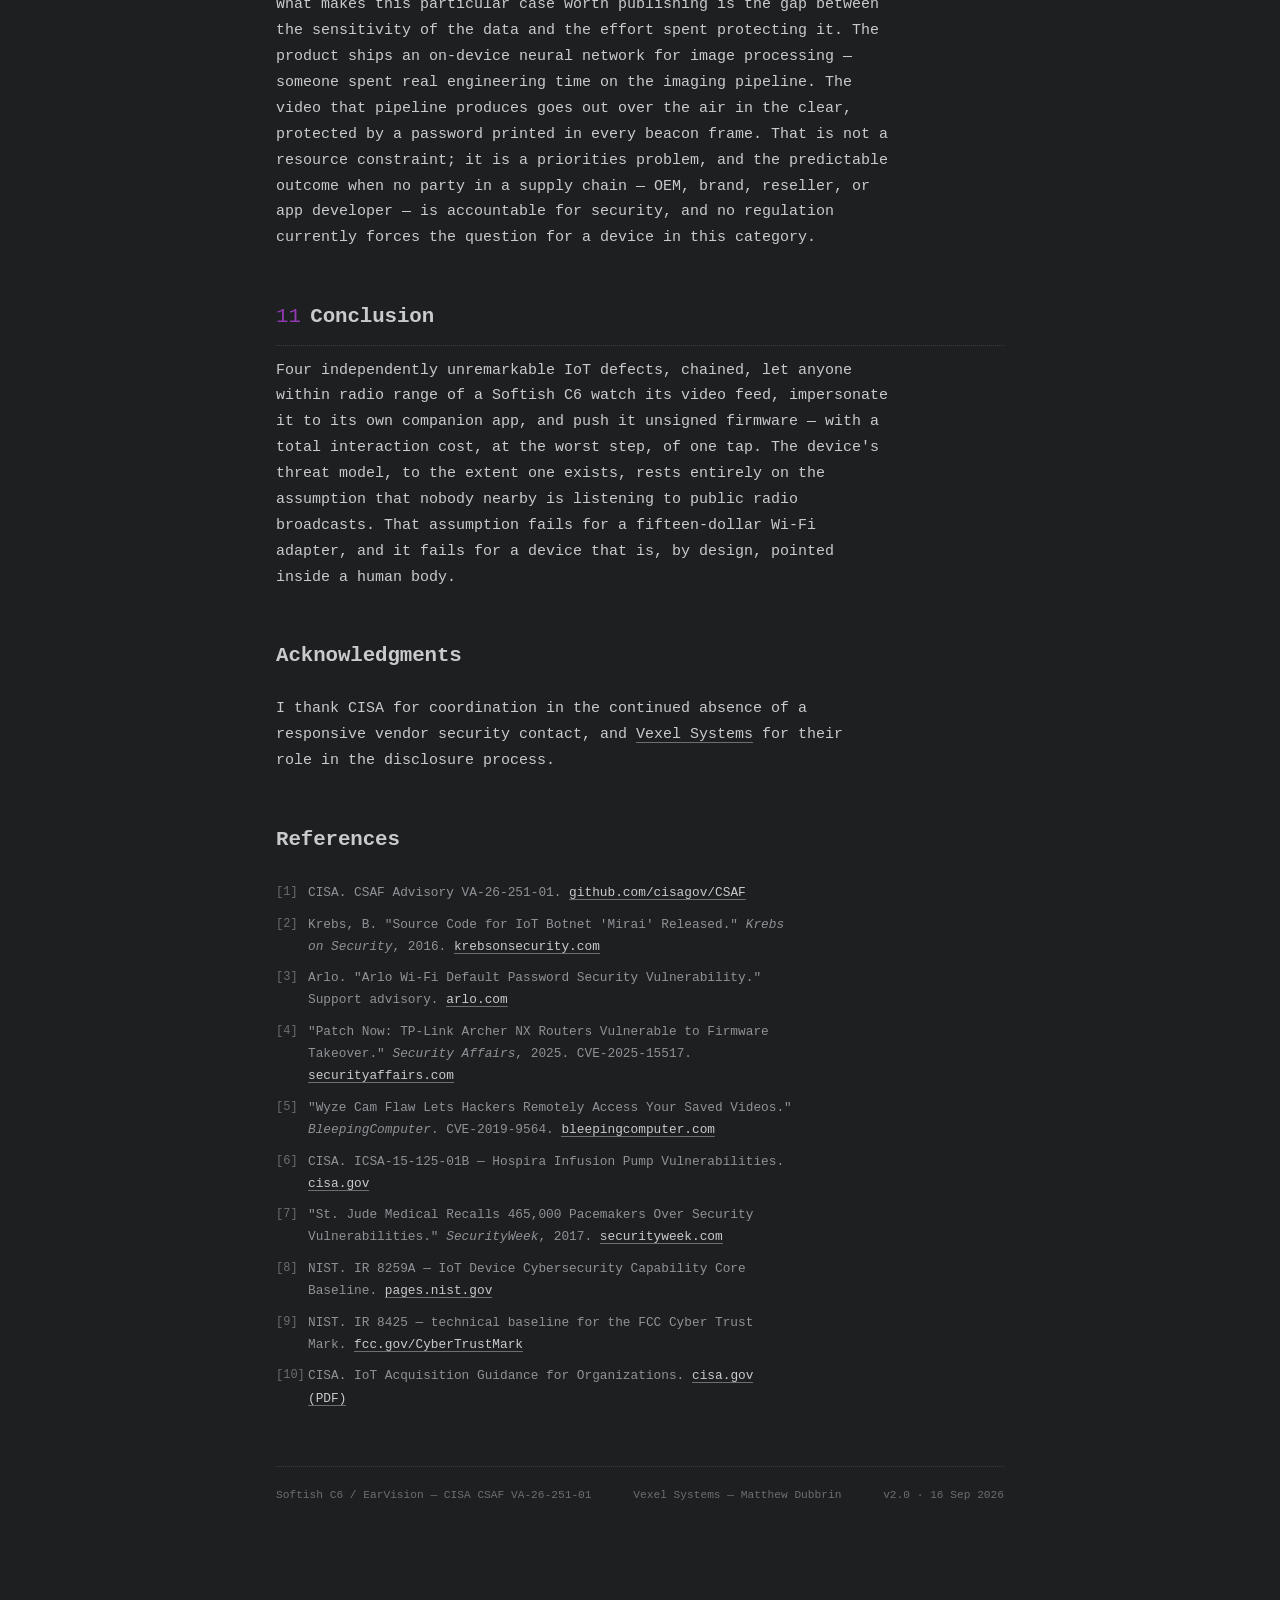
<file: research/softish-c6-earvision/index.html>
<!doctype html>
<html lang="en">
<head>
<meta charset="utf-8">
<meta name="viewport" content="width=device-width, initial-scale=1">
<title>How I Became the First Person to Publish a Vulnerability in an Earwax Cleaner — Matthew Dubbrin</title>
<meta name="description" content="Four chained CVEs, coordinated through CISA, in the Softish C6 ear camera and EarVision app.">
<link rel="stylesheet" href="../../assets/site.css">
</head>
<body>
<header class="sitenav">
  <div class="inner">
    <a class="name" href="../../">Matthew Dubbrin</a>
    <nav>
      <a href="../../experience/">Experience</a>
      <a href="../../certifications/">Certifications</a>
      <a href="../../awards/">Awards</a>
      <a href="../" class="active">Research</a>
      <a href="../../resume/">Resume</a>
    </nav>
  </div>
</header>

<main class="wrap">
<article class="prose">

  <span class="meta">Case Study &middot; CISA CSAF VA-26-251-01 &middot; 4 CVEs</span>
  <h1 style="margin-top:.6rem;">How I Became the First Person to Publish a Vulnerability in an Earwax Cleaner</h1>
  <p class="tagline" style="font-style:italic; margin-bottom:1rem;">Four chained vulnerabilities in a consumer otoscope camera and its companion Android application</p>
  <div class="byline">
    <span><strong>Matthew Dubbrin</strong> — Vexel Systems</span>
    <span>16 September 2026</span>
    <span>Coordinated disclosure, CISA</span>
  </div>

  <div class="callout" style="display:flex; flex-wrap:wrap; align-items:center; justify-content:space-between; gap:1rem;">
    <div>
      <span class="label">Conference Talk</span>
      <p style="margin:0;">
        <em>&ldquo;Insecure by Design: Breaking a Consumer IoT Camera's Trust Model&rdquo;</em>
        &middot; BSides Orlando &middot; 26 September 2026
      </p>
    </div>
    <a class="btn" href="slides.pdf" target="_blank" rel="noopener" style="flex-shrink:0;">Slides (PDF) &rarr;</a>
  </div>

  <div class="callout">
    <span class="label">Abstract</span>
    <p>
      The Softish C6 is a consumer ear-canal camera, sold under multiple white-label
      brand names and controlled by an Android application, EarVision, over a
      device-hosted Wi-Fi access point. I present four vulnerabilities discovered
      through static analysis of the companion application and passive wireless
      capture of the device's control and video protocol: cleartext transmission of
      live video (CVE-2026-81330), an access-point credential algorithmically
      derivable from a value broadcast in every beacon frame (CVE-2026-81640),
      acceptance of an unauthenticated rogue access point as the genuine device
      (CVE-2026-82563), and an unauthenticated, unsigned over-the-air firmware
      update path (CVE-2026-77974). Individually, each is a familiar class of IoT
      defect. Composed, they form a single passive-to-active chain: an attacker who
      only reads beacon frames can recover the Wi-Fi credential, decrypt the video
      feed, impersonate the device to the application, and — with one user
      tap — deliver an arbitrary firmware image with no signature check. I argue
      this chain is materially worse than the median IoT camera disclosure because
      the data in transit is medical-adjacent, frequently depicts a minor, and
      because no accountable vendor security contact could be established for the
      product. All four issues were coordinated through CISA under CSAF
      Advisory VA-26-251-01. Consistent with my exploit-code policy (§9), I withhold the credential
      derivation routine, rogue-access-point implementation, and video
      reconstruction tooling.
    </p>
  </div>

  <div style="display:flex; flex-wrap:wrap; gap:.5rem; margin:0 0 1.2rem;">
    <span class="pill">IoT security</span>
    <span class="pill">medical device privacy</span>
    <span class="pill">cleartext transmission</span>
    <span class="pill">derivable credentials</span>
    <span class="pill">authentication bypass</span>
    <span class="pill">unsigned firmware</span>
    <span class="pill">coordinated disclosure</span>
  </div>

  <div class="keyfacts">
    <table>
      <tr><td>Affected product</td><td>Softish C6 ear camera (also sold under "Jegoat" and other white-label names) and the EarVision Android app</td></tr>
      <tr><td>Vendor</td><td>Shenzhen Jiding Electronics Co., Ltd. — no dedicated security contact identified; the app's bundled privacy policy lists only a generic personal-provider email for privacy inquiries, no <code>security.txt</code>, no published vulnerability disclosure policy</td></tr>
      <tr><td>App version</td><td>EarVision v1.3.1 (versionCode 132) — Flutter/Dart, AOT-compiled, minSdk 24 / targetSdk 36</td></tr>
      <tr><td>Firmware variants</td><td><code>bk7252n_251117</code> (Beken BK7252N) &middot; <code>txw806_111</code> (TXW806) &middot; <code>txw810_125</code> (TXW810)</td></tr>
      <tr><td>Attacker position</td><td>Passive or active Wi-Fi range of the device or the paired phone</td></tr>
      <tr><td>Required interaction</td><td>None for video interception or credential recovery; one prompt tap for the firmware-push stage</td></tr>
      <tr><td>Coordination</td><td>CISA, CSAF Advisory VA-26-251-01 — CVEs published 2 September 2026</td></tr>
    </table>
  </div>

  <nav class="toc">
    <span class="label">Contents</span>
    <ol>
      <li><a href="#s1">1. Introduction</a></li>
      <li><a href="#s2">2. System Architecture &amp; Threat Model</a></li>
      <li><a href="#s3">3. Methodology</a></li>
      <li><a href="#s4">4. Findings</a></li>
      <li><a href="#s5">5. The Composite Attack Chain</a></li>
      <li><a href="#s6">6. Related Work</a></li>
      <li><a href="#s7">7. Coordinated Disclosure Timeline</a></li>
      <li><a href="#s8">8. Recommendations</a></li>
      <li><a href="#s9">9. Exploit-Code &amp; Ethics Statement</a></li>
      <li><a href="#s10">10. Discussion: A Broader Pattern</a></li>
      <li><a href="#s11">11. Conclusion</a></li>
      <li><a href="#refs">References</a></li>
    </ol>
  </nav>

  <!-- 1. INTRODUCTION -->
  <section id="s1">
    <h2><span class="num">1</span> Introduction</h2>
    <p class="lede">Most consumer IoT camera disclosures end with "an attacker can watch your living room." This one ends with an attacker watching inside a body cavity, on hardware marketed for use on children, secured by a password that is broadcast in the clear ten times a second.</p>
    <p>
      The Softish C6 is a handheld otoscope: a camera at the tip of a probe, a
      Wi-Fi radio in the handle, and no cloud service in between. A companion
      Android app, EarVision (package <code>com.atomath.wifi_camera</code>),
      streams the feed live to the user's phone. The same reference hardware
      ships under several storefront names — a typical arrangement for
      white-label IoT — which is itself a contributing factor in the disclosure
      difficulty documented in §7.
    </p>
    <p>
      I treat this device as a case study rather than an isolated finding
      because the four vulnerabilities I identified do not fail independently.
      Each removes one control from the same trust boundary — transport,
      credential, identity, and integrity, in that order — and each failure
      makes the next one easier to reach. §5 formalizes this as a single
      attack graph. The result is that an attacker's cost to go from "in radio
      range" to "have pushed unsigned firmware to the device" is a passive
      capture, an off-the-shelf microcontroller, and one social-engineering-free
      tap on a prompt the legitimate update flow also produces.
    </p>
    <p>
      What distinguishes this device from a generic security-camera advisory is
      the sensitivity of the data in transit. The footage is ear-canal anatomy,
      eardrum condition, and any hearing-assistive hardware the subject wears; the
      product is marketed to parents as a way to check a child's ear at home
      rather than book a clinician visit. I return to this point directly in §10,
      but it motivates the severity framing used throughout this paper: I treat
      confidentiality of the video channel as the anchor harm, not an
      afterthought to the firmware-integrity finding.
    </p>
  </section>

  <!-- 2. SYSTEM ARCHITECTURE -->
  <section id="s2">
    <h2><span class="num">2</span> System Architecture &amp; Threat Model</h2>
    <p>
      The C6 does not join the user's home network. It is its own access point:
      the phone disconnects from whatever network it was previously on,
      associates to the camera's SSID (of the form <code>softish-XXXXXX</code>,
      where the suffix is derived from the device's BSSID), and the app speaks
      to the device directly over two UDP ports. There is no broker, no cloud
      relay, and, outside of the firmware images bundled in the APK itself,
      no external infrastructure involved in normal operation at all.
    </p>

    <figure class="diagram">
      <svg viewBox="0 0 640 250" role="img" aria-label="Diagram: the C6 camera and the EarVision phone app exchange three flows over two UDP ports on a device-hosted Wi-Fi access point, with no encryption, authentication, or signing on any of them.">
        <defs>
          <marker id="arrowhead" markerWidth="8" markerHeight="8" refX="6" refY="3" orient="auto">
            <polygon points="0 0, 7 3, 0 6" fill="currentColor"/>
          </marker>
        </defs>
        <rect x="20" y="20" width="180" height="60" rx="4" fill="none" stroke="currentColor" stroke-width="1.4"/>
        <text x="110" y="46" text-anchor="middle" font-size="12.5" fill="currentColor" font-weight="600">Softish C6</text>
        <text x="110" y="62" text-anchor="middle" font-size="11" fill="currentColor">AP + camera</text>

        <rect x="440" y="20" width="180" height="60" rx="4" fill="none" stroke="currentColor" stroke-width="1.4"/>
        <text x="530" y="46" text-anchor="middle" font-size="12.5" fill="currentColor" font-weight="600">EarVision app</text>
        <text x="530" y="62" text-anchor="middle" font-size="11" fill="currentColor">Android phone</text>

        <line x1="200" y1="50" x2="440" y2="50" stroke="currentColor" stroke-width="1" stroke-dasharray="3 3"/>
        <text x="320" y="42" text-anchor="middle" font-size="10.5" fill="currentColor">802.11 softAP · WPA2-PSK (derived, §4.2)</text>

        <rect x="18" y="108" width="604" height="118" rx="4" fill="none" stroke="var(--accent)" stroke-width="1.2" stroke-dasharray="5 4"/>

        <line x1="440" y1="132" x2="210" y2="132" stroke="currentColor" stroke-width="1.3" marker-end="url(#arrowhead)"/>
        <text x="325" y="126" text-anchor="middle" font-size="10.5" fill="currentColor">UDP/61500 — opcodes 10 01·02·03·04</text>

        <line x1="210" y1="166" x2="440" y2="166" stroke="currentColor" stroke-width="1.3" marker-end="url(#arrowhead)"/>
        <text x="325" y="160" text-anchor="middle" font-size="10.5" fill="currentColor">UDP/61500 — JSON status + WEBP frames</text>

        <line x1="210" y1="200" x2="440" y2="200" stroke="currentColor" stroke-width="1.3" marker-end="url(#arrowhead)"/>
        <text x="325" y="194" text-anchor="middle" font-size="10.5" fill="currentColor">UDP/61501 — JPEG video frames</text>

        <text x="325" y="216" text-anchor="middle" font-size="10.5" fill="var(--accent)" font-weight="600">no TLS · no authentication · no signing</text>
      </svg>
      <figcaption><b>Figure 1.</b> Protocol overview. Port 61500 is bidirectional — control opcodes travel phone → device, JSON status and WEBP-encoded frames travel device → phone on the same port — while port 61501 carries a separate JPEG stream device → phone. No channel is encrypted, authenticated, or integrity-checked.</figcaption>
    </figure>

    <p>
      The application manifest declares this posture explicitly rather than
      leaving it implicit:
    </p>
    <blockquote class="quote">
      &lt;application android:usesCleartextTraffic="true" ... &gt;
      <cite>AndroidManifest.xml, com.atomath.wifi_camera v1.3.1</cite>
    </blockquote>
    <p>
      There is no TLS configuration to audit for weakness, because there is no
      TLS. The threat model I evaluate against is therefore the simplest
      possible one for a wireless device: an attacker with a commodity Wi-Fi
      adapter in monitor mode, within radio range of either the camera or the
      phone, with no prior credential and no physical access to either device.
    </p>

    <div class="table-wrap">
    <table class="data">
      <caption>Table 1 — Confirmed control opcodes, UDP/61500 (phone → device)</caption>
      <thead><tr><th>Opcode</th><th>Length</th><th>Function</th></tr></thead>
      <tbody>
        <tr><td><code>10 01</code></td><td>2 B</td><td>Metadata poll — device responds with JSON status</td></tr>
        <tr><td><code>10 02</code></td><td>2 B</td><td>Stream start request</td></tr>
        <tr><td><code>10 03</code></td><td>4 B</td><td>Periodic metadata poll</td></tr>
        <tr><td><code>10 04</code></td><td>786 B</td><td>OTA initiation — 16-byte header + raw firmware image (§4.4)</td></tr>
      </tbody>
    </table>
    </div>
  </section>

  <!-- 3. METHODOLOGY -->
  <section id="s3">
    <h2><span class="num">3</span> Methodology</h2>
    <p>All testing was performed against researcher-owned hardware in a researcher-controlled environment. No third-party device, network, or user was involved at any point.</p>
    <ul>
      <li><strong>Static analysis.</strong> The EarVision APK was decompiled and its manifest, bundled assets, and Java/Flutter platform bridge reviewed. This is where <code>usesCleartextTraffic="true"</code>, the three bundled firmware images, the MNN inference plugin, and the bundled TFLite model (<code>core.db</code>, 5.2&nbsp;MB, disguised with a non-standard extension) were located.</li>
      <li><strong>Wireless capture.</strong> A wireless interface was placed in monitor mode and traffic between phone and camera captured across normal app usage — pairing, live viewing, still capture, and update checks.</li>
      <li><strong>Protocol analysis.</strong> The two UDP channels were separated, the control opcodes on 61500 enumerated (Table 1), and the JSON status schema mapped field-by-field.</li>
      <li><strong>Frame reconstruction.</strong> JPEG and WEBP frames were rebuilt from captured UDP payloads by locating frame boundaries and stripping the per-packet transport header, confirming the video is fully recoverable from a passive capture alone.</li>
      <li><strong>Spoofing proof of concept.</strong> A rogue access point replicating the device's observed BLE and Wi-Fi identity was used to confirm the app accepts it as genuine, and that attacker-supplied version fields in the status JSON reliably produce the OTA prompt and subsequent firmware transfer.</li>
    </ul>
  </section>

  <!-- 4. FINDINGS -->
  <section id="s4">
    <h2><span class="num">4</span> Findings</h2>
    <p>Four CVEs were assigned, coordinated through CISA.<sup><a href="#ref1">[1]</a></sup> They are presented below in the order used to brief the coordinating body — beginning with the passively-observable privacy failure, then the two findings that compose into a full man-in-the-middle position, then the finding that turns that position into arbitrary code execution.</p>

    <div class="table-wrap">
    <table class="data">
      <caption>Table 2 — Summary of assigned CVEs</caption>
      <thead><tr><th>CVE</th><th>Finding</th><th>CWE</th><th>CVSS 4.0</th></tr></thead>
      <tbody>
        <tr><td>2026-81330</td><td>Cleartext live video over UDP</td><td>CWE-319</td><td><span class="badge high">High</span> 7.1</td></tr>
        <tr><td>2026-81640</td><td>AP password derivable from broadcast BSSID</td><td>CWE-798</td><td><span class="badge high">High</span> 8.7</td></tr>
        <tr><td>2026-82563</td><td>Device identity accepted from broadcast values, not cryptography</td><td>CWE-290</td><td><span class="badge high">High</span> 8.4</td></tr>
        <tr><td>2026-77974</td><td>Unauthenticated, unsigned OTA firmware transfer</td><td>CWE-306</td><td><span class="badge high">High</span> 8.5</td></tr>
      </tbody>
    </table>
    </div>

    <p>CWEs and CVSS v3.1 scores above come from CISA CSAF Advisory VA-26-251-01; v4.0 scores come from NVD's record for each CVE (same scoring source, <code>ics-cert@hq.dhs.gov</code>), since the CSAF advisory itself publishes v4.0 vectors without a computed base score. All four fall in the High band (7.0&ndash;8.9); none reach Critical (9.0+). CVE-2026-81640 carries the highest score of the four despite reading as the quieter, enabling step in the narrative below.</p>

    <!-- 4.1 -->
    <div style="margin-top:2.4rem; padding-top:1.6rem; border-top:1px dotted var(--rule);">
      <h3 style="margin-top:0; font-size:1.2rem;"><span class="num">4.1</span> Cleartext Video Over UDP</h3>
      <p class="meta" style="margin-bottom:.85rem;">CVE-2026-81330 &middot; <span class="badge high">High</span> &middot; CVSS 4.0: 7.1 &middot; CWE-319</p>
      <p>
        Video leaves the device as ordinary JPEG frames on UDP/61501 (an 8-byte
        transport header followed by SOI/EOI-delimited JPEG data) and as WEBP
        frames interleaved with JSON control traffic on UDP/61500. Neither
        channel carries transport or application-layer encryption. Possession
        of the AP password — which, per §4.2, requires no cracking — is the
        only thing separating an observer from the video.
      </p>
      <p>
        Frame reconstruction quality in my testing tracked capture quality
        directly: packet loss surfaced as dropped frames rather than failure.
        The attack degrades gracefully, which is the wrong property for a
        confidentiality control to have. Recovery is entirely passive, the
        camera cannot detect it, the app cannot detect it, and the user has no
        indication it is occurring.
      </p>
    </div>

    <!-- 4.2 -->
    <div style="margin-top:2.4rem; padding-top:1.6rem; border-top:1px dotted var(--rule);">
      <h3 style="margin-top:0; font-size:1.2rem;"><span class="num">4.2</span> Wi-Fi Password Derivable From a Public Value</h3>
      <p class="meta" style="margin-bottom:.85rem;">CVE-2026-81640 &middot; <span class="badge high">High</span> &middot; CVSS 4.0: 8.7 (highest of the four) &middot; CWE-798</p>
      <p>
        The C6's access-point password is unique per device rather than a
        single value shared across the product line — an implementation choice
        that, on its face, looks like the correct one. It is undermined by how
        that per-device value is produced: it is algorithmically derivable from
        the device's BSSID, which every C6 broadcasts in the clear, in every
        beacon frame, several times a second, to anyone listening. A value that
        is designed to be public cannot also function as the seed for a secret.
      </p>
      <p>
        CWE-798 (use of hard-coded credentials) is the officially assigned
        weakness here: the credential is not literally hardcoded in firmware,
        but it is fully and deterministically derived from a broadcast value,
        which produces the same practical outcome. An attacker in range reads
        the BSSID off the air and computes the key — no handshake capture, no
        dictionary, no cracking time. CVE-2026-81330 follows immediately.
      </p>
      <p>Consistent with §9, the derivation function itself is withheld.</p>
    </div>

    <!-- 4.3 -->
    <div style="margin-top:2.4rem; padding-top:1.6rem; border-top:1px dotted var(--rule);">
      <h3 style="margin-top:0; font-size:1.2rem;"><span class="num">4.3</span> Device Identity Accepted Without Cryptographic Proof</h3>
      <p class="meta" style="margin-bottom:.85rem;">CVE-2026-82563 &middot; <span class="badge high">High</span> &middot; CVSS 4.0: 8.4 &middot; CWE-290</p>
      <p>
        EarVision decides whether an endpoint is a genuine C6 using only
        broadcast identifiers, the Wi-Fi SSID and a BLE advertisement identity,
        rather than any cryptographic proof of possession. There is no device
        certificate, no challenge-response, no shared secret proved over the
        channel, and no signature on device responses. A microcontroller
        (an ESP32, roughly $5) that replicates the expected BLE
        advertisement while hosting a matching SSID is accepted by the app as
        the real device, including auto-join, because the phone already holds
        the AP credential from a prior legitimate connection and §4.2 makes
        that credential trivial to reproduce independently as well.
      </p>
      <p>
        Once accepted, the rogue endpoint controls every field of every JSON
        status response and every byte of every UDP/61500 reply — a full
        man-in-the-middle position with no further work required. This is the
        pivot into §4.4.
      </p>
    </div>

    <!-- 4.4 -->
    <div style="margin-top:2.4rem; padding-top:1.6rem; border-top:1px dotted var(--rule);">
      <h3 style="margin-top:0; font-size:1.2rem;"><span class="num">4.4</span> Unauthenticated, Unsigned Firmware Update</h3>
      <p class="meta" style="margin-bottom:.85rem;">CVE-2026-77974 &middot; <span class="badge high">High</span> &middot; CVSS 4.0: 8.5 &middot; CWE-306</p>
      <p>
        The C6 inverts the usual IoT firmware model: images are not fetched
        by the device from a vendor server, they are bundled inside the
        Android APK and pushed to the camera by the phone. Three images ship
        in the app, one per chipset variant (Table 3). The update decision is
        driven entirely by two device-reported fields in the status JSON:
      </p>
      <div class="table-wrap">
      <table class="data">
        <caption>Table 3 — Bundled firmware images (extracted from EarVision v1.3.1)</caption>
        <thead><tr><th>File</th><th>Size</th><th>Chipset</th><th>Notes</th></tr></thead>
        <tbody>
          <tr><td>bk7252n_251117.bin</td><td>616 KB</td><td>Beken BK7252N</td><td>RBL container (magic <code>52 42 4C 00</code>)</td></tr>
          <tr><td>txw806_111.bin</td><td>368 KB</td><td>TXW806</td><td>version 111</td></tr>
          <tr><td>txw810_125.bin</td><td>321 KB</td><td>TXW810</td><td>version 125</td></tr>
        </tbody>
      </table>
      </div>
      <p>
        If <code>ota_device_version</code> is reported greater than
        <code>device_version</code>, EarVision presents an update prompt.
        Nothing authenticates either field, and — following §4.3 — both arrive
        over an unencrypted channel from an endpoint the app never
        cryptographically verified. When the user accepts, the app transmits
        the bundled image over UDP/61500 as opcode <code>10 04</code>:
      </p>
      <div class="table-wrap">
      <table class="data">
        <caption>Table 4 — Confirmed <code>10 04</code> OTA packet layout</caption>
        <thead><tr><th>Offset</th><th>Length</th><th>Value observed</th><th>Field</th></tr></thead>
        <tbody>
          <tr><td>0x00</td><td>2 B</td><td>10 04</td><td>OTA opcode</td></tr>
          <tr><td>0x02</td><td>4 B</td><td>7D 00 00 00</td><td>Current device version (125, little-endian)</td></tr>
          <tr><td>0x06</td><td>4 B</td><td>10 E6 04 00</td><td>Firmware size in bytes (321,040)</td></tr>
          <tr><td>0x0A</td><td>2 B</td><td>00 00</td><td>Padding</td></tr>
          <tr><td>0x0C</td><td>4 B</td><td>00 00 00 03</td><td>Partition / chip identifier</td></tr>
          <tr><td>0x10</td><td>770 B</td><td>&lt;firmware&gt;</td><td>Raw <code>txw810_125.bin</code>, byte 0 onward</td></tr>
        </tbody>
      </table>
      </div>
      <p>
        I confirmed the transmitted payload is byte-for-byte identical to the
        bundled asset — not merely similar — by comparing the packet body
        against the extracted firmware file directly:
      </p>
      <div class="table-wrap">
      <table class="data">
        <caption>Table 5 — Byte-for-byte comparison, packet offset 0x10 vs. <code>txw810_125.bin</code> offset 0x00</caption>
        <thead><tr><th>Source</th><th>First 32 bytes</th></tr></thead>
        <tbody>
          <tr><td>OTA packet (offset 0x10)</td><td>69 5A 00 1C 00 00 00 18 00 00 00 18 00 0C 00 00 …</td></tr>
          <tr><td><code>txw810_125.bin</code> (offset 0x00)</td><td>69 5A 00 1C 00 00 00 18 00 00 00 18 00 0C 00 00 …</td></tr>
        </tbody>
      </table>
      </div>
      <p>
        No authentication guards the status channel that triggers the prompt
        — this is CWE-306, the officially assigned weakness for this CVE; no
        signature binds the image to the vendor, so code is downloaded and
        used with no integrity check; and the firmware header itself confirms
        integrity checking is disabled at
        the source, with <code>code_crc32 = 0x00000000</code> and
        <code>head_crc16 = 0x0000</code>. The device acknowledged the transfer
        (<code>ota_success: true</code>) in its status response; confirming
        persistence across a power cycle would additionally require a physical
        flash dump, which was out of scope for this disclosure. The
        user-facing accept prompt is the only remaining gate, and it is
        visually identical to the prompt a legitimate update produces — the
        user cannot distinguish them because the app cannot.
      </p>
    </div>
  </section>

  <!-- 5. CHAIN -->
  <section id="s5">
    <h2><span class="num">5</span> The Composite Attack Chain</h2>
    <p>
      Individually, each finding above is a common IoT defect with numerous
      public precedents (§6). Composed, they form one continuous escalation
      from a completely passive starting point to arbitrary code execution on
      the device, requiring exactly one moment of victim interaction at the
      final step.
    </p>
    <figure class="diagram">
      <svg viewBox="0 0 640 430" role="img" aria-label="Attack chain diagram: reading a broadcast BSSID leads to deriving the Wi-Fi password (CVE-2026-81640), which branches into decrypting the video stream (CVE-2026-81330) and standing up a rogue access point accepted as the device (CVE-2026-82563), which in turn leads to a spoofed OTA prompt and unsigned firmware push (CVE-2026-77974).">
        <defs>
          <marker id="arrow2" markerWidth="8" markerHeight="8" refX="6" refY="3" orient="auto">
            <polygon points="0 0, 7 3, 0 6" fill="currentColor"/>
          </marker>
        </defs>

        <rect x="210" y="8" width="220" height="52" rx="4" fill="none" stroke="currentColor" stroke-width="1.3"/>
        <text x="320" y="30" text-anchor="middle" font-size="11.5" fill="currentColor" font-weight="600">802.11 beacon frame</text>
        <text x="320" y="46" text-anchor="middle" font-size="10.5" fill="currentColor">BSSID — public, passive read</text>

        <line x1="320" y1="60" x2="320" y2="92" stroke="currentColor" stroke-width="1.3" marker-end="url(#arrow2)"/>

        <rect x="190" y="94" width="260" height="58" rx="4" fill="none" stroke="var(--accent)" stroke-width="1.8"/>
        <text x="320" y="117" text-anchor="middle" font-size="11.5" fill="var(--accent)" font-weight="700">CVE-2026-81640</text>
        <text x="320" y="133" text-anchor="middle" font-size="10.5" fill="currentColor">Derive WPA2 pre-shared key from BSSID</text>

        <line x1="260" y1="152" x2="160" y2="192" stroke="currentColor" stroke-width="1.3" marker-end="url(#arrow2)"/>
        <text x="175" y="172" text-anchor="middle" font-size="10" fill="currentColor">decrypt capture</text>

        <line x1="380" y1="152" x2="470" y2="192" stroke="currentColor" stroke-width="1.3" marker-end="url(#arrow2)"/>
        <text x="460" y="172" text-anchor="middle" font-size="10" fill="currentColor">stand up matching AP</text>

        <rect x="20" y="196" width="270" height="66" rx="4" fill="none" stroke="currentColor" stroke-width="1.3"/>
        <text x="155" y="219" text-anchor="middle" font-size="11.5" fill="currentColor" font-weight="600">CVE-2026-81330</text>
        <text x="155" y="235" text-anchor="middle" font-size="10.5" fill="currentColor">Decrypt &amp; reassemble video</text>
        <text x="155" y="250" text-anchor="middle" font-size="10" fill="var(--fg-faint)">no interaction required</text>

        <rect x="350" y="196" width="270" height="66" rx="4" fill="none" stroke="currentColor" stroke-width="1.3"/>
        <text x="485" y="219" text-anchor="middle" font-size="11.5" fill="currentColor" font-weight="600">CVE-2026-82563</text>
        <text x="485" y="235" text-anchor="middle" font-size="10.5" fill="currentColor">Rogue AP accepted as the device</text>
        <text x="485" y="250" text-anchor="middle" font-size="10" fill="var(--fg-faint)">full MitM position</text>

        <line x1="485" y1="262" x2="485" y2="300" stroke="currentColor" stroke-width="1.3" marker-end="url(#arrow2)"/>
        <text x="560" y="285" text-anchor="middle" font-size="10" fill="currentColor">serve fake ota_device_version</text>

        <rect x="330" y="302" width="270" height="80" rx="4" fill="none" stroke="var(--critical)" stroke-width="1.6"/>
        <text x="465" y="326" text-anchor="middle" font-size="11.5" fill="var(--critical)" font-weight="700">CVE-2026-77974</text>
        <text x="465" y="342" text-anchor="middle" font-size="10.5" fill="currentColor">Spoofed status → OTA prompt →</text>
        <text x="465" y="357" text-anchor="middle" font-size="10.5" fill="currentColor">unsigned firmware accepted</text>
        <text x="465" y="372" text-anchor="middle" font-size="10" fill="var(--fg-faint)">one user tap</text>
      </svg>
      <figcaption><b>Figure 2.</b> The four findings as a single attack graph. The left branch (video interception) needs no user interaction at any point; the right branch (identity spoofing) converges on firmware push, which needs exactly one tap on a prompt visually indistinguishable from a legitimate update.</figcaption>
    </figure>
    <p>
      Two properties of this chain are worth stating plainly. First, the
      step with the largest technical consequence — arbitrary firmware
      execution — requires the least technical sophistication of any step in
      the chain, because §4.2 and §4.3 do all the work of getting the
      attacker into position; the final step is a JSON field and a UDP send.
      This is a different measure than the CVSS ranking in Table 2:
      CVE-2026-81640 scores highest because it needs no user interaction and
      no prior access whatsoever, while CVE-2026-77974 is what actually hands
      the attacker persistent code execution on the device. Second, the
      video-interception branch (§4.1) needs no chain at all — it is
      independently exploitable by anyone who captures the AP handshake or
      derives the password, with zero interaction with the app or its user.
    </p>
  </section>

  <!-- 6. RELATED WORK -->
  <section id="s6">
    <h2><span class="num">6</span> Related Work</h2>
    <p>
      None of the four failure classes here are novel. Each has a well-known,
      independently disclosed precedent, several in categories more consequential
      than a novelty camera — which is precisely the point: this is not a
      research problem, it is a pattern that keeps recurring because nothing in
      the supply chain is accountable for fixing it (§10).
    </p>
    <div class="table-wrap">
    <table class="data">
      <caption>Table 6 — Comparable disclosed incidents by failure class</caption>
      <thead><tr><th>Incident</th><th>Failure class</th><th>Parallel to</th></tr></thead>
      <tbody>
        <tr><td>Mirai botnet (2016)<sup><a href="#ref8">[8]</a></sup></td><td>~62 hardcoded/derivable factory credentials on cheap DVRs and IP cameras</td><td>§4.2</td></tr>
        <tr><td>Arlo cameras — predictable post-setup AP password<sup><a href="#ref9">[9]</a></sup></td><td>Derivable/weak per-device Wi-Fi credential</td><td>§4.2</td></tr>
        <tr><td>TP-Link Archer NX, CVE-2025-15517<sup><a href="#ref10">[10]</a></sup></td><td>Missing auth check permitting unauthorized firmware upload</td><td>§4.4</td></tr>
        <tr><td>Wyze Cam, CVE-2019-9564<sup><a href="#ref11">[11]</a></sup></td><td>Auth-bypass camera takeover via spoofable device identity</td><td>§4.3</td></tr>
        <tr><td>Hospira infusion pumps, CISA ICSA-15-125-01<sup><a href="#ref12">[12]</a></sup></td><td>Unauthenticated, unsigned firmware accepted by a medical device</td><td>§4.4</td></tr>
        <tr><td>St. Jude / Abbott cardiac devices, FDA recall 2017<sup><a href="#ref13">[13]</a></sup></td><td>Weak/spoofable RF authentication on an implanted medical device</td><td>§4.3</td></tr>
      </tbody>
    </table>
    </div>
    <p>
      The Hospira and St. Jude/Abbott cases are the closest analogs in
      consequence class rather than device class: both are medical devices
      where a missing authentication or integrity control on a wireless or
      network-reachable update path became a patient-safety issue rather than
      a privacy one. The C6 is not an infusion pump or a pacemaker, but it is
      marketed into the same "device that touches a body, built to consumer
      cost targets" category, with none of the design scrutiny those
      categories eventually received after regulatory intervention.
    </p>
  </section>

  <!-- 7. TIMELINE -->
  <section id="s7">
    <h2><span class="num">7</span> Coordinated Disclosure Timeline</h2>
    <div class="table-wrap">
    <table class="data">
      <caption>Table 7 — Disclosure timeline</caption>
      <thead><tr><th>Date</th><th>Event</th></tr></thead>
      <tbody>
        <tr><td>May 2026</td><td>Initial discovery during static analysis of the EarVision APK</td></tr>
        <tr><td>2026</td><td>Report submitted to CISA for coordination</td></tr>
        <tr><td>2 Sep 2026</td><td>CVE-2026-81330, -81640, -82563, and -77974 published</td></tr>
        <tr><td>8 Sep 2026</td><td>CISA publishes CSAF Advisory VA-26-251-01</td></tr>
        <tr><td>16 Sep 2026</td><td>This paper published</td></tr>
      </tbody>
    </table>
    </div>
    <p>
      CISA's advisory for this coordination had not yet been published as of
      this writing. Its CSAF advisory ID will be added throughout this paper
      once it goes live.
    </p>
    <p>
      I attempted to identify a vendor security contact before proceeding
      through CISA. The manufacturer of record, Shenzhen Jiding Electronics
      Co., Ltd., could be identified from the app's bundled privacy policy, but
      that document lists only a generic, personal-provider email address for
      privacy-policy questions — not a security contact, not tied to a
      published disclosure process, and not confidence-inspiring as a channel
      for a report of this severity. No <code>security.txt</code>, no
      dedicated vulnerability-disclosure page, and no security address appear
      on any storefront or documentation associated with the product or its
      white-label variants. This is the ordinary condition for this class of
      hardware, and it is the reason coordination proceeded through CISA
      rather than direct vendor contact.
    </p>
  </section>

  <!-- 8. RECOMMENDATIONS -->
  <section id="s8">
    <h2><span class="num">8</span> Recommendations</h2>

    <h3><span class="num">8.1</span> For owners of this device</h3>
    <p>There is no patch to apply. The practical guidance is accordingly short:</p>
    <ul class="checklist">
      <li>Treat any footage the device captures as though it were broadcast publicly, because in effect it is.</li>
      <li>Power the device on only for the duration of an actual use; the access point is live for as long as the device is on.</li>
      <li>Do not use it anywhere you would not accept a stranger in range watching the feed.</li>
      <li>Decline firmware update prompts unless you have specific reason to trust them — you have no way to verify one, and that is the point of §4.4.</li>
      <li>For anything that will inform a medical decision, particularly for a child, use a clinician instead of this device.</li>
    </ul>

    <h3><span class="num">8.2</span> For vendors building this class of device</h3>
    <p>Every issue in this paper has a decades-old, well-understood remedy. None require novel research.</p>
    <ul>
      <li><strong>Encrypt the media channel.</strong> DTLS or SRTP over the existing UDP transport; the frames are already framed, so wrapping them is not a redesign.</li>
      <li><strong>Authenticate the device cryptographically.</strong> Provision a per-device key or certificate at manufacture and prove possession over the channel — an SSID is an identifier, not an authenticator.</li>
      <li><strong>Generate AP credentials from real entropy.</strong> A random per-device password printed on the unit or its packaging is simultaneously more secure and easier to implement than any derivation function.</li>
      <li><strong>Sign firmware and verify on-device.</strong> A bootloader check against a key burned into hardware at manufacture is the single control that would have neutralized §4.4 regardless of every other finding.</li>
      <li><strong>Do not trust device-reported state for security decisions.</strong> An unauthenticated endpoint claiming it needs an update is not evidence that it does.</li>
      <li><strong>Publish a security contact.</strong> A monitored address and a <code>security.txt</code> file cost nothing.</li>
    </ul>
    <p>
      These recommendations track the baseline technical controls in NIST IR
      8259A<sup><a href="#ref14">[14]</a></sup> — device identification, secure
      configuration, data protection, and a signed software/firmware update
      mechanism — and the criteria behind the U.S. Cyber Trust Mark program
      defined in NIST IR 8425<sup><a href="#ref15">[15]</a></sup>, neither of
      which this product meets on any axis I tested. CISA's IoT acquisition
      guidance is a useful procurement-stage checklist for buyers of this
      device class more broadly.<sup><a href="#ref16">[16]</a></sup>
    </p>
  </section>

  <!-- 9. ETHICS -->
  <section id="s9">
    <h2><span class="num">9</span> Exploit-Code &amp; Ethics Statement</h2>
    <div class="callout warn">
      <span class="label">Withheld by policy</span>
      <p>
        I am not publishing the BSSID-to-password derivation routine, the
        rogue access point implementation, or tooling to reconstruct video from
        a capture file. The affected behavior is described in this paper in
        enough technical detail for defenders, researchers, and anyone in the
        supply chain to understand and act on it, without shipping a working
        attack toolkit against an unpatchable device that has an unknown but
        non-trivial number of units already in homes. There is no automatic
        update path and no vendor security contact through which a fix could
        be distributed even if one existed; publishing working tooling in that
        position would harm current owners without meaningfully advancing
        anyone's understanding beyond what §4 already provides. Researchers
        who require additional technical detail for defensive or coordination
        purposes may request it by contacting me directly at
        <a href="mailto:mdubbrin@gmail.com">mdubbrin@gmail.com</a>.
      </p>
    </div>
  </section>

  <!-- 10. DISCUSSION -->
  <section id="s10">
    <h2><span class="num">10</span> Discussion: A Broader Pattern</h2>
    <p>
      Cheap white-label IoT hardware is a large and growing share of the
      devices in people's homes, built on reference designs that are copied
      across unrelated product lines with the security posture intact —
      meaning absent. The chipsets in this device, Beken and TXW parts, appear
      across a wide range of consumer electronics; the design failures
      documented here are not specific to ear cameras, and Table 6 shows the
      same four failure classes recurring from fifteen-dollar DVRs up through
      FDA-recalled implanted medical devices.
    </p>
    <p>
      What makes this particular case worth publishing is the gap between the
      sensitivity of the data and the effort spent protecting it. The product
      ships an on-device neural network for image processing — someone spent
      real engineering time on the imaging pipeline. The video that pipeline
      produces goes out over the air in the clear, protected by a password
      printed in every beacon frame. That is not a resource constraint; it is
      a priorities problem, and the predictable outcome when no party in a
      supply chain — OEM, brand, reseller, or app developer — is accountable
      for security, and no regulation currently forces the question for a
      device in this category.
    </p>
  </section>

  <!-- 11. CONCLUSION -->
  <section id="s11">
    <h2><span class="num">11</span> Conclusion</h2>
    <p>
      Four independently unremarkable IoT defects, chained, let anyone within
      radio range of a Softish C6 watch its video feed, impersonate it to its
      own companion app, and push it unsigned firmware — with a total
      interaction cost, at the worst step, of one tap. The device's threat
      model, to the extent one exists, rests entirely on the assumption that
      nobody nearby is listening to public radio broadcasts. That assumption
      fails for a fifteen-dollar Wi-Fi adapter, and it fails for a device that
      is, by design, pointed inside a human body.
    </p>
  </section>

  <section>
    <h2 style="border-bottom:none;">Acknowledgments</h2>
    <p>I thank CISA for coordination in the continued absence of a responsive vendor security contact, and <a href="https://vexel.systems/" target="_blank" rel="noopener">Vexel Systems</a> for their role in the disclosure process.</p>
  </section>

  <section id="refs">
    <h2 style="border-bottom:none;">References</h2>
    <ol class="refs">
      <li id="ref1">CISA. CSAF Advisory VA-26-251-01. <a href="https://github.com/cisagov/CSAF/blob/develop/csaf_files/VA/white/2026/va-26-251-01.json" target="_blank" rel="noopener">github.com/cisagov/CSAF</a></li>
      <li id="ref8">Krebs, B. "Source Code for IoT Botnet 'Mirai' Released." <em>Krebs on Security</em>, 2016. <a href="https://krebsonsecurity.com/2016/10/source-code-for-iot-botnet-mirai-released/" target="_blank" rel="noopener">krebsonsecurity.com</a></li>
      <li id="ref9">Arlo. "Arlo Wi-Fi Default Password Security Vulnerability." Support advisory. <a href="https://www.arlo.com/en_eu/support/faq/30731/Arlo-WiFi-Default-Password-Security-Vulnerability" target="_blank" rel="noopener">arlo.com</a></li>
      <li id="ref10">"Patch Now: TP-Link Archer NX Routers Vulnerable to Firmware Takeover." <em>Security Affairs</em>, 2025. CVE-2025-15517. <a href="https://securityaffairs.com/189980/iot/patch-now-tp-link-archer-nx-routers-vulnerable-to-firmware-takeover.html" target="_blank" rel="noopener">securityaffairs.com</a></li>
      <li id="ref11">"Wyze Cam Flaw Lets Hackers Remotely Access Your Saved Videos." <em>BleepingComputer</em>. CVE-2019-9564. <a href="https://www.bleepingcomputer.com/news/security/wyze-cam-flaw-lets-hackers-remotely-access-your-saved-videos/amp/" target="_blank" rel="noopener">bleepingcomputer.com</a></li>
      <li id="ref12">CISA. ICSA-15-125-01B — Hospira Infusion Pump Vulnerabilities. <a href="https://www.cisa.gov/news-events/ics-advisories/icsa-15-125-01b" target="_blank" rel="noopener">cisa.gov</a></li>
      <li id="ref13">"St. Jude Medical Recalls 465,000 Pacemakers Over Security Vulnerabilities." <em>SecurityWeek</em>, 2017. <a href="https://www.securityweek.com/st-jude-medical-recalls-465000-pacemakers-over-security-vulnerabilities/" target="_blank" rel="noopener">securityweek.com</a></li>
      <li id="ref14">NIST. IR 8259A — IoT Device Cybersecurity Capability Core Baseline. <a href="https://pages.nist.gov/FederalProfile-8259A/" target="_blank" rel="noopener">pages.nist.gov</a></li>
      <li id="ref15">NIST. IR 8425 — technical baseline for the FCC Cyber Trust Mark. <a href="https://www.fcc.gov/CyberTrustMark" target="_blank" rel="noopener">fcc.gov/CyberTrustMark</a></li>
      <li id="ref16">CISA. IoT Acquisition Guidance for Organizations. <a href="https://www.cisa.gov/sites/default/files/publications/20_0204_cisa_sed_internet_of_things_acquisition_guidance_final_508_0.pdf" target="_blank" rel="noopener">cisa.gov (PDF)</a></li>
    </ol>
  </section>

  <div class="colophon">
    <span>Softish C6 / EarVision — CISA CSAF VA-26-251-01</span>
    <span>Vexel Systems — Matthew Dubbrin</span>
    <span>v2.0 · 16 Sep 2026</span>
  </div>

</article>
</main>

<footer class="sitefoot">mdubbrin.github.io</footer>
</body>
</html>
</file>
<file: assets/site.css>
:root{
  --bg:#1d1f21;
  --surface:#232629;
  --fg:#c9cacc;
  --fg-dim:#8f9296;
  --fg-faint:#6b6f73;
  --rule:#3a3d40;
  --accent:#9239b3;
  --critical:#e5534b;
  --high:#d9a441;
}
*{box-sizing:border-box;}
html{
  margin:0; padding:0;
  border-top:2px solid var(--fg);
}
body{
  margin:0; background:var(--bg); color:var(--fg);
  font-family: ui-monospace, "Menlo", "Meslo LG", "SFMono-Regular", Consolas, "Liberation Mono", monospace;
  font-size:15px; line-height:1.725;
  -webkit-font-smoothing:antialiased;
}
a{ color:var(--fg); text-decoration:none;
   background-image: linear-gradient(transparent, transparent 5px, var(--fg-faint) 5px, var(--fg-faint));
   background-position: bottom; background-size:100% 6px; background-repeat:repeat-x;
}
a:hover{
  background-image: linear-gradient(transparent, transparent 5px, var(--accent) 5px, var(--accent));
  color:var(--accent);
}
::selection{ background:var(--accent); color:var(--bg); }

.wrap{ max-width:48rem; margin:0 auto; padding:0 20px 60px; }

header.sitenav{ margin:2rem auto 3rem; }
header.sitenav .inner{
  max-width:48rem; margin:0 auto; padding:0 20px;
  display:flex; flex-wrap:wrap; align-items:baseline; gap:.5rem 0;
}
header.sitenav .name{
  font-weight:700; font-size:1.25rem; letter-spacing:.01em;
  color:var(--fg); text-decoration:none; background:none; margin-right:1.5rem;
}
header.sitenav nav{ font-size:.8rem; font-weight:400; letter-spacing:.02em; }
header.sitenav nav a{
  color:var(--accent); background:none; margin-right:.9rem; padding-right:.9rem;
  border-right:1px dotted var(--accent);
}
header.sitenav nav a:last-child{ border-right:0; margin-right:0; padding-right:0; }
header.sitenav nav a:hover, header.sitenav nav a.active{
  background-image: linear-gradient(transparent, transparent 5px, var(--accent) 5px, var(--accent));
  background-position: bottom left; background-size:100% 6px; background-repeat:repeat-x;
  background-origin: content-box; background-clip: content-box;
}

h1{ font-weight:700; font-size:1.5rem; line-height:2rem; letter-spacing:.01em; margin:0 0 .5rem; color:var(--fg); }
p.tagline{ color:var(--fg-dim); font-size:.95rem; margin:0 0 2.5rem; }
h2.section{
  font-weight:700; font-size:1.05rem; letter-spacing:.02em; text-transform:uppercase;
  margin:0 0 .75rem; padding-bottom:.5rem; border-bottom:1px dotted var(--rule); color:var(--fg);
}

.mono{ font-family:inherit; }
.meta{ font-size:.75rem; letter-spacing:.03em; text-transform:uppercase; color:var(--fg-faint); }

.card{ border-top:1px dotted var(--rule); padding:1.4rem 0; }
.card:last-child{ border-bottom:1px dotted var(--rule); }
.card h3{ font-weight:700; font-size:1rem; margin:0 0 .2rem; color:var(--fg); }
.card .org{ color:var(--fg-dim); font-size:.85rem; margin:0 0 .6rem; }
.card ul{ margin:.5rem 0 0; padding-left:1.2rem; }
.card li{ margin:.4rem 0; font-size:.85rem; color:var(--fg-dim); max-width:60ch; }
.card ul.sub{ margin-top:.4rem; }
.card ul.sub li{ font-size:.8rem; }

.pill{
  display:inline-block; font-size:.7rem; border:1px dotted var(--rule);
  padding:.1rem .5rem; color:var(--fg-dim); margin:.1rem .25rem .1rem 0;
}

.btn{
  display:inline-block; font-size:.85rem; border:1px solid var(--fg);
  color:var(--fg); background:none; padding:.55rem 1rem;
}
.btn:hover{ border-color:var(--accent); color:var(--accent); background-image:none; }

footer.sitefoot{
  font-size:.7rem; color:var(--fg-faint);
  border-top:1px dotted var(--rule); padding:1.2rem 20px; text-align:center; margin-top:3rem;
}

/* ==================================================================
   Long-form write-ups (papers, disclosures) — shared with .wrap
   ================================================================== */

article.prose p{ margin:.75rem 0; max-width:68ch; }
article.prose .lede{ font-size:1.05rem; color:var(--fg-dim); }
article.prose strong{ color:var(--fg); }
article.prose code{ background:var(--accent); color:var(--bg); padding:.1em .35em; }

article.prose section{ margin-top:3rem; }
article.prose section > h2{
  font-weight:700; font-size:1.3rem; letter-spacing:-.005em; margin:0 0 .4rem; padding-bottom:.6rem;
  border-bottom:1px dotted var(--rule); display:flex; align-items:baseline; gap:.6rem;
  text-transform:none;
}
article.prose section > h2 .num{ color:var(--accent); font-weight:500; }
article.prose h3{ font-weight:700; font-size:1.05rem; margin:1.8rem 0 .3rem; }
article.prose h3 .num{ color:var(--fg-faint); font-weight:500; margin-right:.4rem; }

.byline{ display:flex; flex-wrap:wrap; gap:.25rem 1.3rem; font-size:.78rem; color:var(--fg-dim); margin-bottom:2rem; }
.byline strong{ color:var(--fg); font-weight:700; }

.callout{ background:var(--surface); border:1px dotted var(--rule); border-left:3px solid var(--accent); padding:1.3rem 1.4rem; margin:1.8rem 0 1.2rem; }
.callout .label{ font-size:.7rem; letter-spacing:.12em; text-transform:uppercase; color:var(--accent); margin-bottom:.6rem; display:block; }
.callout p{ margin:0; font-size:.9rem; color:var(--fg-dim); }
.callout p + p{ margin-top:.6rem; }
.callout.warn .label{ color:var(--critical); }

.keyfacts{ margin:1.6rem 0 .4rem; border:1px dotted var(--rule); }
.keyfacts table{ width:100%; border-collapse:collapse; }
.keyfacts td{ padding:.55rem .85rem; font-size:.85rem; border-top:1px dotted var(--rule); vertical-align:top; }
.keyfacts tr:first-child td{ border-top:none; }
.keyfacts td:first-child{ font-size:.7rem; letter-spacing:.03em; text-transform:uppercase; color:var(--fg-faint); width:34%; white-space:nowrap; }

.toc{ margin:2rem 0 .5rem; padding:1.1rem 1.3rem; border:1px dotted var(--rule); }
.toc .label{ font-size:.7rem; letter-spacing:.12em; text-transform:uppercase; color:var(--fg-faint); display:block; margin-bottom:.6rem; }
.toc ol{ columns:2; column-gap:1.7rem; margin:0; padding:0; list-style:none; }
.toc li{ break-inside:avoid; margin-bottom:.4rem; font-size:.85rem; }
@media (max-width:520px){ .toc ol{ columns:1; } }

table.data{ width:100%; border-collapse:collapse; margin:1rem 0 .5rem; font-size:.85rem; }
table.data caption{ text-align:left; font-size:.7rem; letter-spacing:.04em; text-transform:uppercase; color:var(--fg-faint); margin-bottom:.5rem; caption-side:top; }
table.data th{
  text-align:left; font-weight:700; font-size:.7rem; letter-spacing:.04em; text-transform:uppercase;
  color:var(--fg-dim); border-bottom:1px dotted var(--rule); padding:.4rem .6rem; white-space:nowrap;
}
table.data td{ padding:.5rem .6rem; border-bottom:1px dotted var(--rule); vertical-align:top; }
table.data tr:last-child td{ border-bottom:1px dotted var(--rule); }
.table-wrap{ overflow-x:auto; }

figure.diagram{ margin:1.6rem 0; padding:1.1rem 1rem .75rem; background:var(--surface); border:1px dotted var(--rule); }
figure.diagram svg{ width:100%; height:auto; display:block; }
figure.diagram figcaption{ margin-top:.6rem; font-size:.75rem; color:var(--fg-faint); }
figure.diagram figcaption b{ color:var(--fg-dim); }

blockquote.quote{ margin:1.3rem 0; padding:1rem 1.2rem; border-left:3px solid var(--rule); background:var(--surface); font-style:italic; font-size:.95rem; color:var(--fg-dim); }
blockquote.quote cite{ display:block; margin-top:.5rem; font-style:normal; font-size:.7rem; color:var(--fg-faint); letter-spacing:.03em; }

.badge{ display:inline-block; font-size:.7rem; letter-spacing:.06em; text-transform:uppercase; padding:.15rem .5rem; border:1px dotted currentColor; font-weight:700; }
.badge.critical{ color:var(--critical); }
.badge.high{ color:var(--high); }
.badge.medium{ color:var(--fg-dim); }

.checklist{ list-style:none; padding-left:0; }
.checklist li{ position:relative; padding-left:1.3rem; margin:.6rem 0; max-width:64ch; font-size:.9rem; color:var(--fg-dim); }
.checklist li::before{ content:"→"; position:absolute; left:0; top:0; color:var(--accent); }

.refs{ padding-left:0; list-style:none; counter-reset:ref; }
.refs li{ counter-increment:ref; position:relative; padding-left:2rem; margin-bottom:.6rem; font-size:.8rem; color:var(--fg-dim); max-width:68ch; }
.refs li::before{ content:"[" counter(ref) "]"; position:absolute; left:0; top:0; color:var(--fg-faint); font-size:.75rem; }

.colophon{
  margin-top:3.5rem; padding-top:1.2rem; border-top:1px dotted var(--rule); font-size:.7rem; color:var(--fg-faint);
  display:flex; flex-wrap:wrap; justify-content:space-between; gap:.5rem 1.2rem;
}

@media print{
  body{ background:#fff; color:#000; }
  .toc{ display:none; }
  a{ color:#000; text-decoration:underline; }
}
</file>
